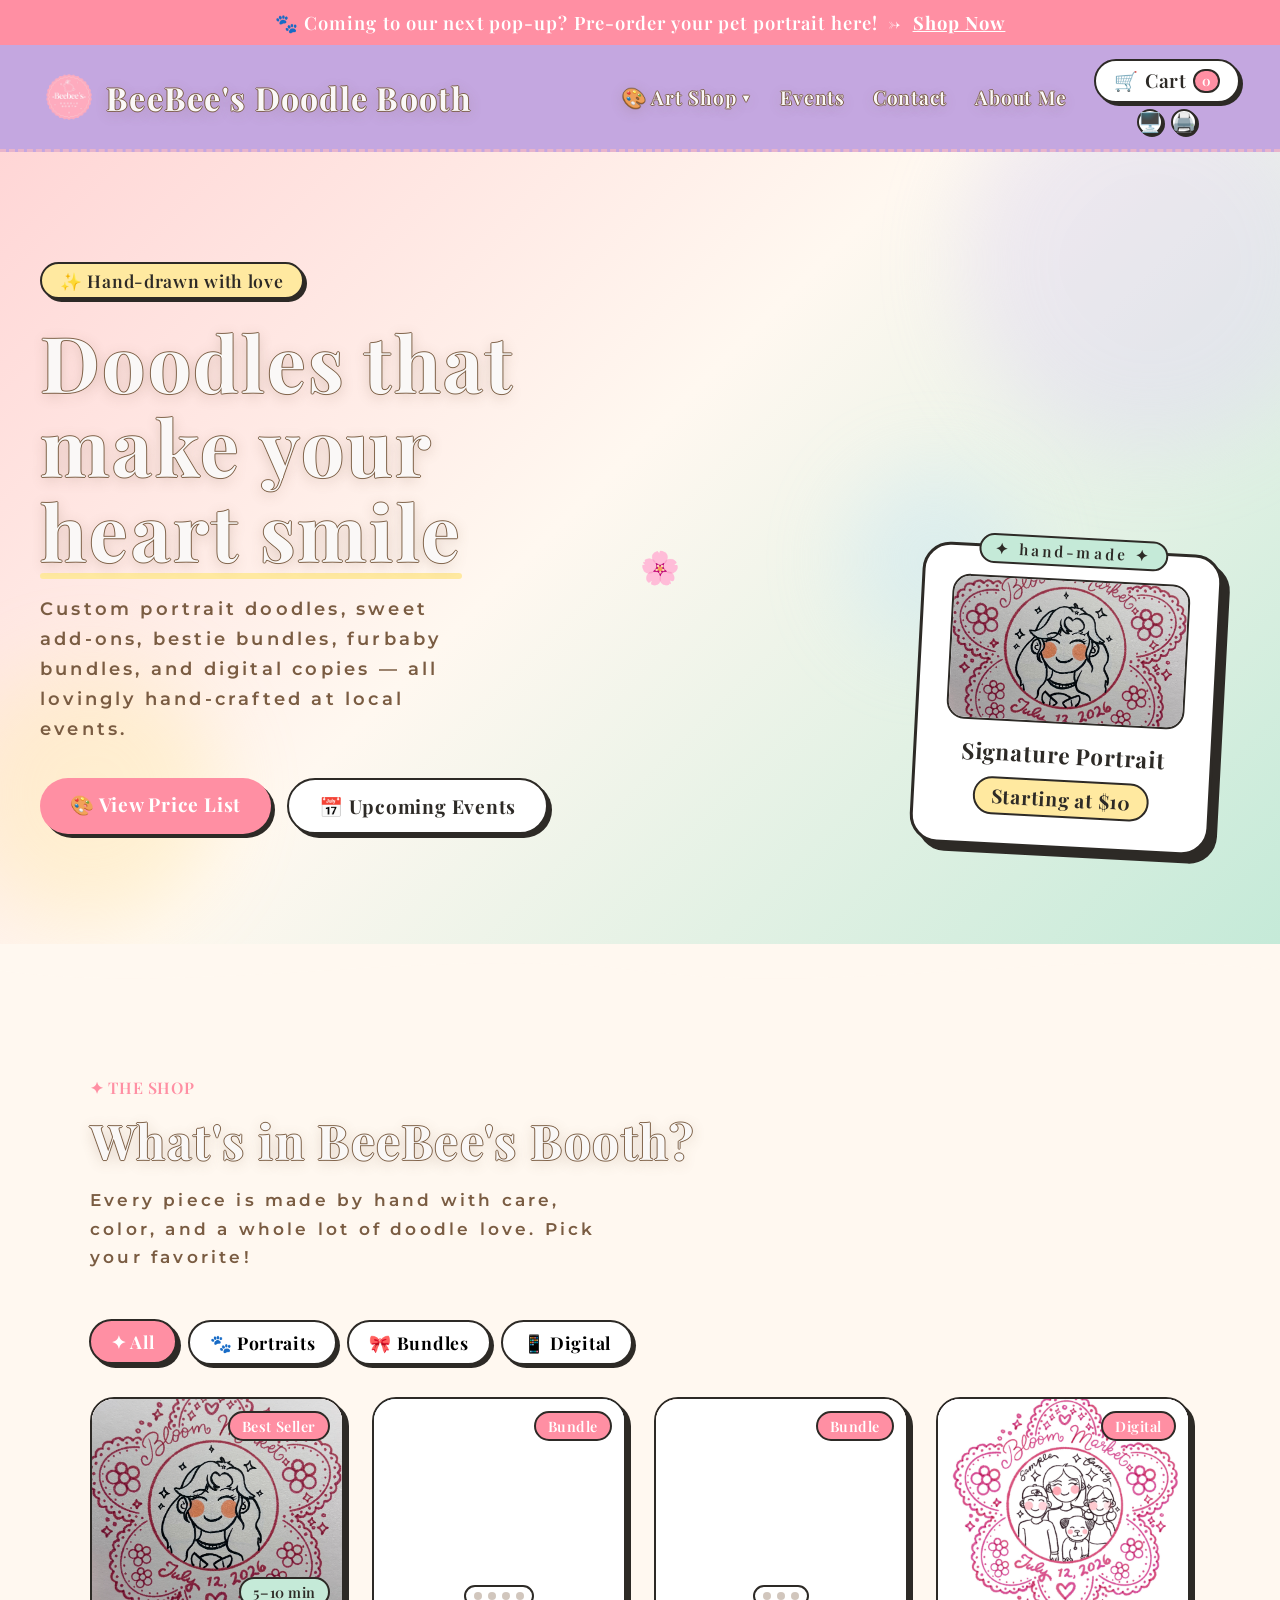
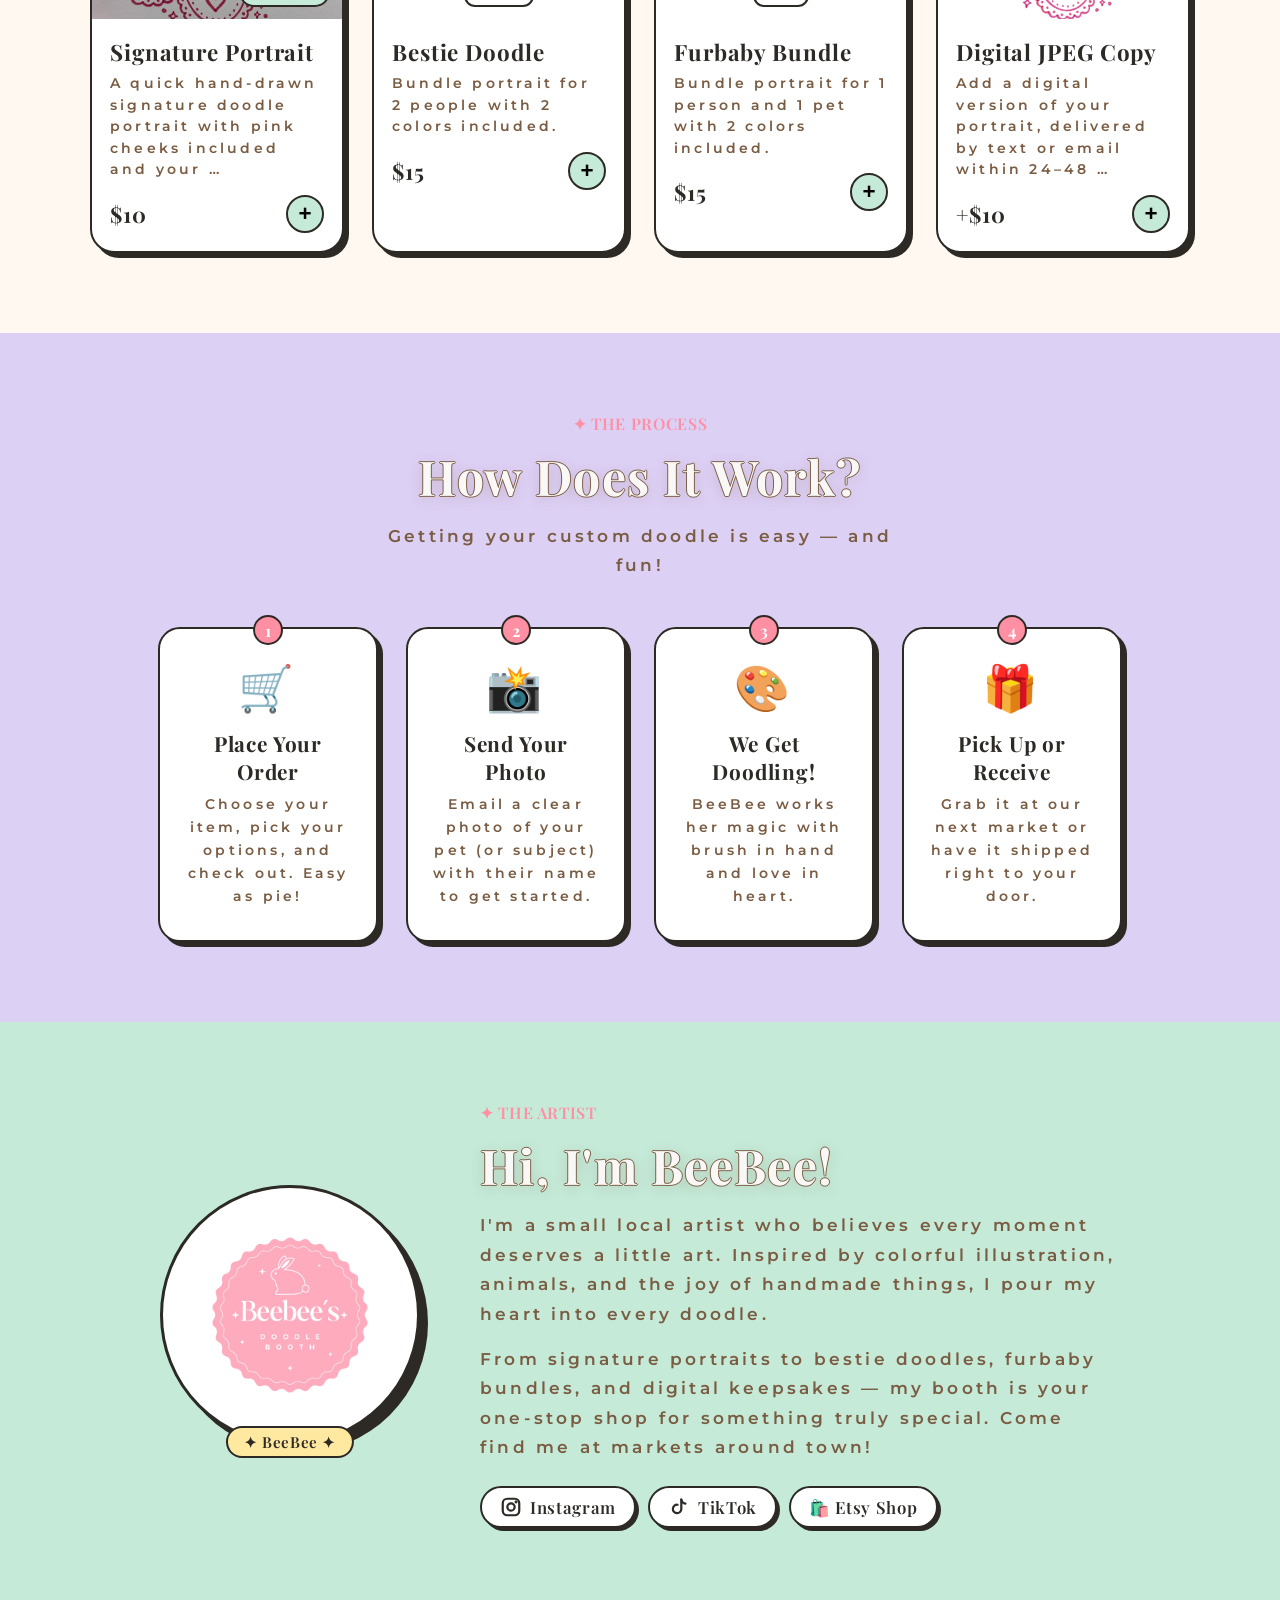
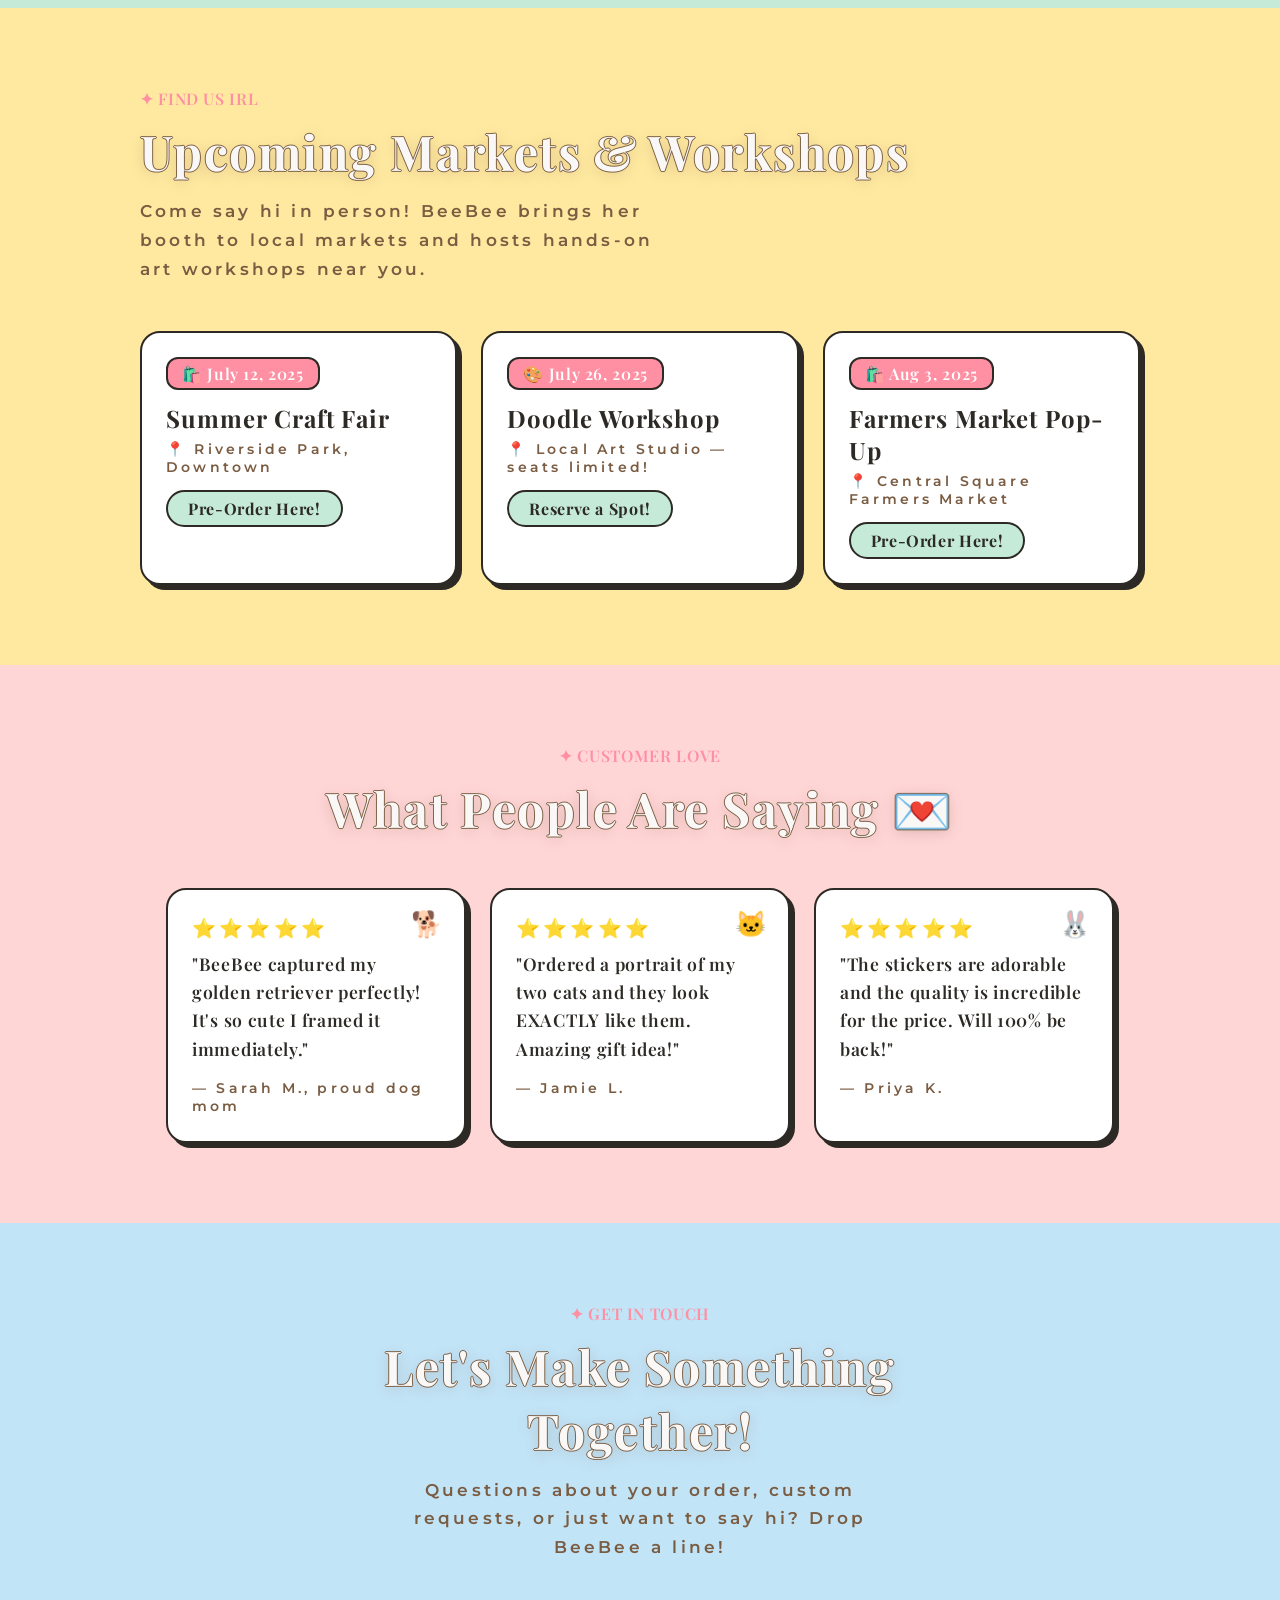
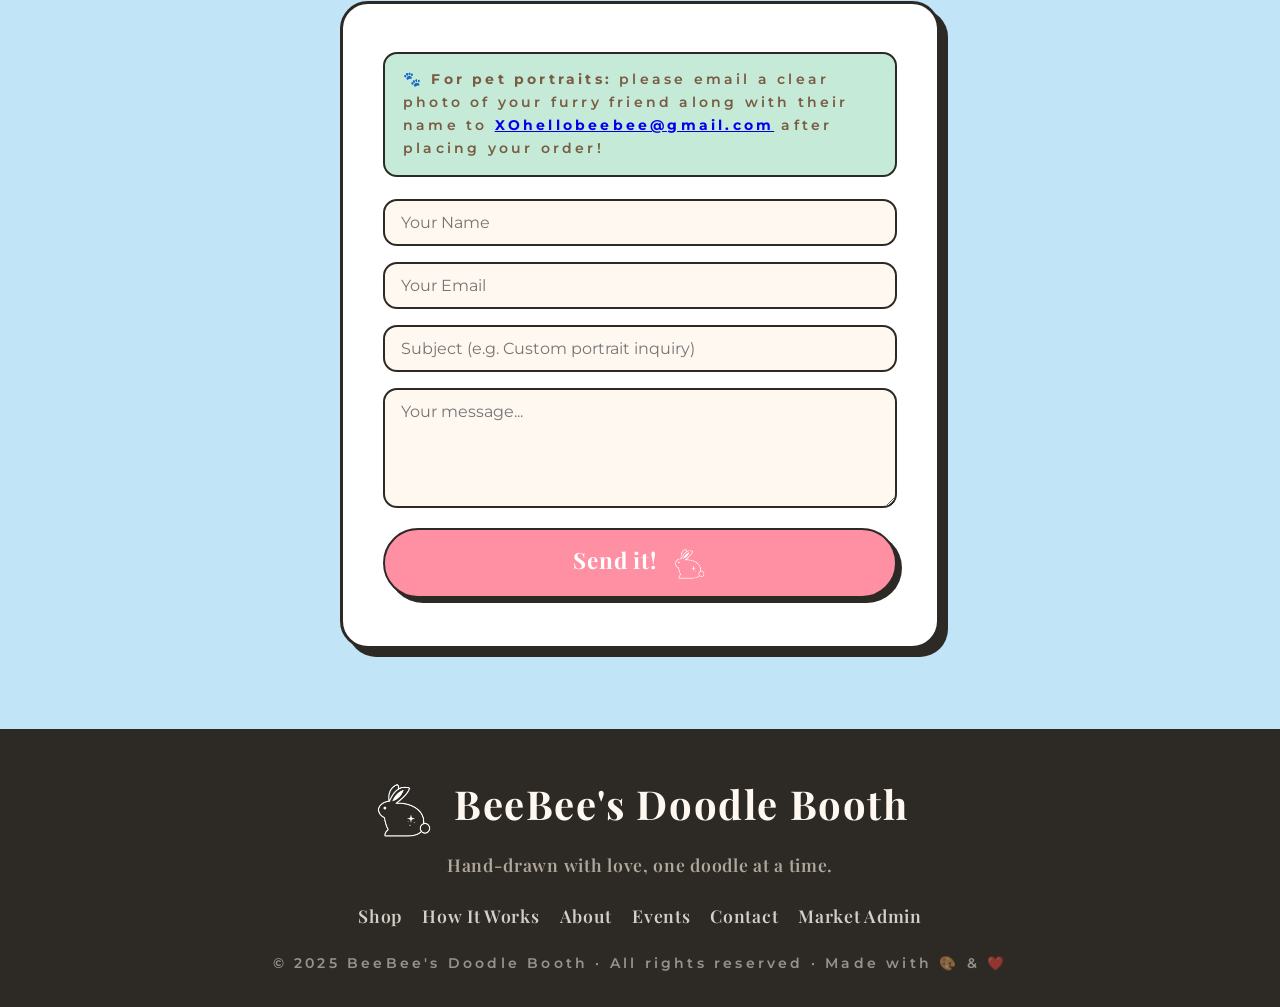
<file: index.html>
<!DOCTYPE html>
<html lang="en">
<head>
<meta charset="UTF-8" />
<meta name="viewport" content="width=device-width, initial-scale=1.0" />
<title>BeeBee's Doodle Booth</title>
<link rel="preconnect" href="https://fonts.googleapis.com">
<link rel="preconnect" href="https://fonts.gstatic.com" crossorigin>
<link href="https://fonts.googleapis.com/css2?family=Montserrat:wght@600&family=Playfair+Display:wght@700&display=swap" rel="stylesheet">
<style>
  :root {
    --cream: #FFF8F0;
    --blush: #FFD6D6;
    --mint: #C5EAD8;
    --lavender: #DDD0F5;
    --yellow: #FFE9A0;
    --peach: #FFB89A;
    --sky: #C2E4F7;
    --ink: #2D2A26;
    --brown: #7A5C42;
    --accent: #FF8FA3;
    --accent2: #A78BFA;
    --font-header: "Playfair Display", Georgia, "Times New Roman", serif;
    --font-text: "Montserrat", "Avenir Next", Avenir, "Helvetica Neue", Arial, sans-serif;
    --text-tracking: 0.2em;
    --header-soft: rgba(255, 255, 255, 0.96);
    --header-border: rgba(122, 92, 66, 0.88);
    --header-shadow:
      -1px 0 0 var(--header-border),
      1px 0 0 var(--header-border),
      0 -1px 0 var(--header-border),
      0 1px 0 var(--header-border),
      0 3px 14px rgba(122, 92, 66, 0.24);
  }

  * { box-sizing: border-box; margin: 0; padding: 0; }

  body {
    font-family: var(--font-text);
    font-weight: 600;
    letter-spacing: var(--text-tracking);
    background: var(--cream);
    color: var(--ink);
    overflow-x: hidden;
  }


  .nav-bunny-logo {
    width: 58px;
    height: 58px;
    object-fit: contain;
    flex-shrink: 0;
  }

  .brand-logo-mark {
    display: block;
    width: 72%;
    height: 72%;
    object-fit: contain;
  }

  /* Hand-drawn border utility */
  .squiggle-border {
    border: 3px solid var(--ink);
    border-radius: 60% 40% 55% 45% / 45% 55% 40% 60%;
  }

  /* ===== ANNOUNCEMENT BAR ===== */
  .announce-bar {
    background: var(--accent);
    color: white;
    text-align: center;
    padding: 10px 20px;
    font-family: var(--font-header);
    font-size: 1.15rem;
    letter-spacing: 0.06em;
    position: relative;
    overflow: hidden;
  }
  .announce-bar span { animation: slide-in 0.6s ease; }
  @keyframes slide-in { from { opacity: 0; transform: translateY(-10px); } to { opacity: 1; transform: translateY(0); } }

  /* ===== NAV ===== */
  nav {
    background: #C4A7E0;
    border-bottom: 3px dashed #E8B4CB;
    display: flex;
    align-items: center;
    justify-content: space-between;
    padding: 14px 40px;
    position: sticky;
    top: 0;
    z-index: 100;
  }

  .nav-logo {
    font-family: var(--font-header);
    font-size: 2rem;
    font-weight: 700;
    letter-spacing: 0.03em;
    color: var(--header-soft);
    text-shadow: var(--header-shadow);
    text-decoration: none;
    display: flex;
    align-items: center;
    gap: 8px;
  }
  .nav-logo .bee { font-size: 1.8rem; }

  .nav-links {
    display: flex;
    gap: 28px;
    list-style: none;
    align-items: center;
  }
  .nav-links a {
    font-family: var(--font-header);
    font-size: 1.2rem;
    letter-spacing: 0.03em;
    color: var(--header-soft);
    text-shadow: var(--header-shadow);
    text-decoration: none;
    position: relative;
    transition: color 0.2s;
  }
  .nav-links a::after {
    content: '';
    position: absolute;
    bottom: -3px;
    left: 0;
    width: 0;
    height: 2.5px;
    background: var(--accent);
    border-radius: 2px;
    transition: width 0.25s ease;
  }
  .nav-links a:hover { color: white; }
  .nav-links a:hover::after { width: 100%; }

  .cart-nav-btn {
    background: white;
    color: var(--ink) !important;
    border: 2.5px solid var(--ink);
    border-radius: 50px;
    padding: 8px 18px;
    box-shadow: 3px 3px 0 var(--ink);
    cursor: pointer;
    display: inline-flex;
    align-items: center;
    gap: 6px;
    white-space: nowrap;
    line-height: 1;
    text-shadow: none !important;
    -webkit-text-stroke: 0 !important;
    paint-order: normal;
  }
  .cart-nav-btn::after { display: none !important; }
  .cart-nav-item {
    display: flex;
    flex-direction: column;
    align-items: center;
    gap: 6px;
  }
  .booth-tools { display: flex; gap: 8px; }
  .booth-tool {
    width: 26px;
    height: 26px;
    background: white;
    border: 2px solid var(--ink);
    border-radius: 50%;
    display: inline-flex;
    align-items: center;
    justify-content: center;
    font-size: 0.8rem;
    line-height: 1;
    box-shadow: 2px 2px 0 var(--ink);
    text-decoration: none;
    text-shadow: none !important;
    -webkit-text-stroke: 0 !important;
    transition: transform 0.15s, box-shadow 0.15s;
  }
  .booth-tool:hover { transform: translate(-1px, -1px); box-shadow: 3px 3px 0 var(--ink); }
  .booth-tool::after { display: none !important; }
  .cart-count {
    display: inline-flex;
    align-items: center;
    justify-content: center;
    min-width: 24px;
    height: 24px;
    padding: 0 7px;
    background: var(--accent);
    color: white;
    border: 2px solid var(--ink);
    border-radius: 999px;
    font-size: 0.85rem;
    line-height: 1;
    letter-spacing: 0;
    text-shadow: none;
    -webkit-text-stroke: 0;
  }

  /* ===== NAV DROPDOWN ===== */
  .nav-dropdown { position: relative; }
  .nav-dropdown > a { display: flex; align-items: center; gap: 4px; }
  .nav-dropdown > a .caret {
    font-size: 0.7rem;
    transition: transform 0.2s;
    display: inline-block;
  }
  .nav-dropdown:hover > a .caret { transform: rotate(180deg); }

  .dropdown-menu {
    position: absolute;
    top: calc(100% + 14px);
    left: 50%;
    transform: translateX(-50%);
    background: #B899D6;
    border: 2.5px solid var(--ink);
    border-radius: 18px;
    box-shadow: 5px 5px 0 var(--ink);
    min-width: 200px;
    padding: 10px 0;
    opacity: 0;
    pointer-events: none;
    transform: translateX(-50%) translateY(-6px);
    transition: opacity 0.2s, transform 0.2s;
    z-index: 200;
  }
  .dropdown-menu::before {
    content: '';
    position: absolute;
    top: -8px;
    left: 50%;
    transform: translateX(-50%);
    border: 5px solid transparent;
    border-bottom-color: #B899D6;
    border-top: none;
  }
  .nav-dropdown:hover .dropdown-menu {
    opacity: 1;
    pointer-events: all;
    transform: translateX(-50%) translateY(0);
  }
  .dropdown-menu a {
    display: flex;
    align-items: center;
    gap: 10px;
    padding: 10px 20px;
    font-family: var(--font-header);
    font-size: 1.1rem;
    color: var(--ink);
    text-decoration: none;
    transition: background 0.15s;
    border-radius: 0;
  }
  .dropdown-menu a:first-child { border-radius: 14px 14px 0 0; }
  .dropdown-menu a:last-child  { border-radius: 0 0 14px 14px; }
  .dropdown-menu a:hover { background: var(--blush); color: var(--accent); }
  .dropdown-menu a::after { display: none !important; }
  .dropdown-divider {
    height: 1px;
    background: #eee;
    margin: 4px 16px;
  }

  /* ===== PORTRAIT VARIANT TOGGLE ===== */
  .variant-toggle {
    display: flex;
    gap: 0;
    border: 2.5px solid var(--ink);
    border-radius: 14px;
    overflow: hidden;
    margin-bottom: 18px;
  }
  .variant-btn {
    flex: 1;
    padding: 11px 10px;
    font-family: var(--font-header);
    font-size: 1rem;
    font-weight: 700;
    background: white;
    border: none;
    cursor: pointer;
    transition: background 0.2s, color 0.2s;
    line-height: 1.3;
    text-align: center;
  }
  .variant-btn + .variant-btn { border-left: 2px solid var(--ink); }
  .variant-btn.active { background: var(--accent); color: white; }
  .variant-btn:not(.active):hover { background: var(--blush); }
  .variant-info {
    background: var(--lavender);
    border: 2px solid var(--ink);
    border-radius: 12px;
    padding: 10px 14px;
    font-size: 0.88rem;
    line-height: 1.6;
    margin-bottom: 16px;
    color: var(--brown);
    display: none;
  }
  .variant-info.show { display: block; }

  /* ===== FILTER TABS ===== */
  .filter-tab {
    padding: 9px 20px;
    border: 2.5px solid var(--ink);
    border-radius: 50px;
    font-family: var(--font-header);
    font-size: 1.1rem;
    font-weight: 700;
    background: white;
    cursor: pointer;
    box-shadow: 3px 3px 0 var(--ink);
    transition: background 0.2s, transform 0.15s, box-shadow 0.15s;
  }
  .filter-tab:hover { background: var(--blush); transform: translate(-1px,-1px); box-shadow: 4px 4px 0 var(--ink); }
  .filter-tab.active { background: var(--accent); color: white; transform: translate(-1px,-1px); box-shadow: 4px 4px 0 var(--ink); }

  /* ===== HERO ===== */
  .hero {
    position: relative;
    min-height: 88vh;
    display: flex;
    align-items: center;
    overflow: hidden;
    padding: 60px 40px;
    background: linear-gradient(135deg, var(--blush) 0%, var(--cream) 45%, var(--mint) 100%);
  }

  /* Floating doodle blobs in background */
  .hero-blob {
    position: absolute;
    border-radius: 50%;
    opacity: 0.35;
    filter: blur(40px);
    pointer-events: none;
  }
  .blob1 { width: 380px; height: 380px; background: var(--lavender); top: -80px; right: -60px; animation: float1 7s ease-in-out infinite; }
  .blob2 { width: 260px; height: 260px; background: var(--yellow); bottom: 20px; left: -40px; animation: float2 9s ease-in-out infinite; }
  .blob3 { width: 180px; height: 180px; background: var(--sky); top: 40%; right: 20%; animation: float1 6s ease-in-out infinite 1s; }
  @keyframes float1 { 0%,100% { transform: translateY(0) rotate(0deg); } 50% { transform: translateY(-20px) rotate(6deg); } }
  @keyframes float2 { 0%,100% { transform: translateY(0) rotate(0deg); } 50% { transform: translateY(16px) rotate(-5deg); } }

  /* Scattered doodle stars/sparkles */
  .doodle-el {
    position: absolute;
    font-size: 2rem;
    pointer-events: none;
    animation: spin-float 5s ease-in-out infinite;
  }
  .doodle-el:nth-child(1) { top: 12%; left: 8%; animation-delay: 0s; }
  .doodle-el:nth-child(2) { top: 70%; left: 6%; animation-delay: 1.2s; }
  .doodle-el:nth-child(3) { top: 18%; right: 12%; animation-delay: 0.6s; }
  .doodle-el:nth-child(4) { top: 80%; right: 8%; animation-delay: 2s; }
  .doodle-el:nth-child(5) { top: 50%; left: 50%; animation-delay: 0.9s; }
  @keyframes spin-float { 0%,100% { transform: translateY(0) rotate(0deg) scale(1); } 50% { transform: translateY(-12px) rotate(20deg) scale(1.1); } }

  .hero-content {
    position: relative;
    z-index: 2;
    max-width: 580px;
  }

  .hero-tag {
    display: inline-block;
    background: var(--yellow);
    border: 2.5px solid var(--ink);
    border-radius: 30px;
    padding: 5px 18px;
    font-family: var(--font-header);
    font-size: 1.1rem;
    letter-spacing: 0.06em;
    margin-bottom: 20px;
    box-shadow: 3px 3px 0 var(--ink);
    animation: pop-in 0.5s cubic-bezier(.34,1.56,.64,1) 0.2s both;
  }

  .hero h1 {
    font-family: var(--font-header);
    font-size: clamp(3rem, 6vw, 5.5rem);
    font-weight: 700;
    letter-spacing: 0.03em;
    color: var(--header-soft);
    line-height: 1.1;
    margin-bottom: 22px;
    text-shadow: var(--header-shadow);
    animation: pop-in 0.5s cubic-bezier(.34,1.56,.64,1) 0.35s both;
  }
  .hero h1 em {
    font-style: normal;
    color: var(--accent);
    position: relative;
  }
  .hero h1 em::after {
    content: '';
    position: absolute;
    bottom: 2px;
    left: 0;
    width: 100%;
    height: 6px;
    background: var(--yellow);
    z-index: -1;
    border-radius: 3px;
  }

  .hero-desc {
    font-size: 1.1rem;
    line-height: 1.7;
    color: var(--brown);
    margin-bottom: 34px;
    max-width: 440px;
    animation: pop-in 0.5s cubic-bezier(.34,1.56,.64,1) 0.5s both;
  }

  .hero-btns {
    display: flex;
    gap: 16px;
    flex-wrap: wrap;
    animation: pop-in 0.5s cubic-bezier(.34,1.56,.64,1) 0.65s both;
  }

  .btn {
    display: inline-block;
    padding: 13px 30px;
    border-radius: 50px;
    font-family: var(--font-header);
    font-size: 1.2rem;
    font-weight: 700;
    letter-spacing: 0.06em;
    cursor: pointer;
    transition: transform 0.2s, box-shadow 0.2s;
    text-decoration: none;
    border: none;
  }
  .btn-primary {
    background: var(--accent);
    color: white;
    box-shadow: 4px 4px 0 var(--ink);
  }
  .btn-primary:hover { transform: translate(-2px,-2px); box-shadow: 6px 6px 0 var(--ink); }
  .btn-secondary {
    background: white;
    color: var(--ink);
    box-shadow: 4px 4px 0 var(--ink);
    border: 2.5px solid var(--ink);
  }
  .btn-secondary:hover { transform: translate(-2px,-2px); box-shadow: 6px 6px 0 var(--ink); }

  /* Hero illustration side */
  .hero-art {
    position: absolute;
    right: 5%;
    top: 50%;
    transform: translateY(-50%);
    z-index: 2;
    animation: pop-in 0.7s cubic-bezier(.34,1.56,.64,1) 0.4s both;
  }

  .hero-art-card {
    background: white;
    border: 3px solid var(--ink);
    border-radius: 28px;
    padding: 28px;
    box-shadow: 8px 8px 0 var(--ink);
    width: 300px;
    text-align: center;
    transform: rotate(3deg);
    position: relative;
  }
  .hero-art-card::before {
    content: '✦ hand-made ✦';
    position: absolute;
    top: -14px;
    left: 50%;
    transform: translateX(-50%);
    background: var(--mint);
    border: 2px solid var(--ink);
    border-radius: 20px;
    padding: 3px 14px;
    font-family: var(--font-header);
    font-size: 0.95rem;
    white-space: nowrap;
  }
  .hero-art-emoji {
    font-size: 5rem;
    display: block;
    margin-bottom: 12px;
  }
  .hero-art-image {
    display: block;
    width: 100%;
    height: 145px;
    object-fit: cover;
    object-position: center;
    border: 2.5px solid var(--ink);
    border-radius: 18px;
    margin-bottom: 16px;
    background: white;
  }
  .hero-art-label {
    font-family: var(--font-header);
    font-size: 1.4rem;
    font-weight: 700;
  }
  .hero-art-price {
    display: inline-block;
    margin-top: 10px;
    background: var(--yellow);
    border: 2px solid var(--ink);
    border-radius: 20px;
    padding: 4px 16px;
    font-family: var(--font-header);
    font-size: 1.2rem;
    font-weight: 700;
  }

  @keyframes pop-in {
    from { opacity: 0; transform: scale(0.85) translateY(10px); }
    to   { opacity: 1; transform: scale(1) translateY(0); }
  }

  /* ===== WAVY DIVIDER ===== */
  .wavy { display: block; width: 100%; }

  /* ===== SECTION SHARED ===== */
  section { padding: 80px 40px; }
  .section-label {
    font-family: var(--font-header);
    font-size: 1rem;
    letter-spacing: 0.12em;
    text-transform: uppercase;
    color: var(--accent);
    margin-bottom: 10px;
    display: block;
  }
  .section-title {
    font-family: var(--font-header);
    font-size: clamp(2rem, 4vw, 3rem);
    font-weight: 700;
    letter-spacing: 0.03em;
    color: var(--header-soft);
    text-shadow: var(--header-shadow);
    margin-bottom: 14px;
  }
  .section-sub {
    color: var(--brown);
    font-size: 1.05rem;
    line-height: 1.7;
    max-width: 520px;
    margin-bottom: 48px;
  }

  /* ===== SHOP SECTION ===== */
  #shop { background: var(--cream); }
  .shop-grid {
    display: grid;
    grid-template-columns: repeat(auto-fill, minmax(240px, 1fr));
    gap: 28px;
    max-width: 1100px;
    margin: 0 auto;
  }

  .product-card {
    background: white;
    border: 2.5px solid var(--ink);
    border-radius: 24px;
    overflow: hidden;
    box-shadow: 5px 5px 0 var(--ink);
    transition: transform 0.2s, box-shadow 0.2s;
    cursor: pointer;
    position: relative;
  }
  .product-card:hover { transform: translate(-3px,-3px); box-shadow: 8px 8px 0 var(--ink); }
  .product-card:hover .product-img { transform: scale(1.05); }
  .product-card:hover .product-gallery-img { transform: scale(1.04); }

  .product-img-wrap {
    overflow: hidden;
    height: 220px;
    background: var(--blush);
    display: flex;
    align-items: center;
    justify-content: center;
    font-size: 5rem;
    position: relative;
  }
  .product-img {
    font-size: 5rem;
    transition: transform 0.3s;
    display: block;
  }
  .product-gallery {
    position: absolute;
    inset: 0;
    overflow: hidden;
    background: white;
  }
  .product-gallery-img {
    position: absolute;
    inset: 0;
    width: 100%;
    height: 100%;
    object-fit: cover;
    opacity: 0;
    animation: gallery-fade 12s infinite;
    transition: transform 0.35s;
  }
  .product-gallery-img:nth-child(2) { animation-delay: 3s; }
  .product-gallery-img:nth-child(3) { animation-delay: 6s; }
  .product-gallery-img:nth-child(4) { animation-delay: 9s; }
  .product-gallery.single .product-gallery-img {
    opacity: 1;
    animation: none;
  }
  .product-gallery.single .gallery-dots {
    display: none;
  }
  .gallery-dots {
    position: absolute;
    left: 50%;
    bottom: 12px;
    transform: translateX(-50%);
    display: flex;
    gap: 6px;
    padding: 5px 8px;
    background: rgba(255, 255, 255, 0.78);
    border: 2px solid var(--ink);
    border-radius: 999px;
    z-index: 2;
  }
  .gallery-dot {
    width: 8px;
    height: 8px;
    border-radius: 50%;
    background: var(--brown);
    opacity: 0.35;
    animation: dot-pulse 12s infinite;
  }
  .gallery-dot:nth-child(2) { animation-delay: 3s; }
  .gallery-dot:nth-child(3) { animation-delay: 6s; }
  .gallery-dot:nth-child(4) { animation-delay: 9s; }
  @keyframes gallery-fade {
    0%, 6% { opacity: 0; }
    10%, 25% { opacity: 1; }
    31%, 100% { opacity: 0; }
  }
  @keyframes dot-pulse {
    0%, 8% { opacity: 0.35; transform: scale(1); }
    10%, 25% { opacity: 1; transform: scale(1.15); }
    31%, 100% { opacity: 0.35; transform: scale(1); }
  }
  .product-badge {
    position: absolute;
    top: 12px;
    right: 12px;
    z-index: 3;
    background: var(--accent);
    color: white;
    border: 2px solid var(--ink);
    border-radius: 20px;
    font-family: var(--font-header);
    font-size: 0.9rem;
    padding: 3px 12px;
  }

  .product-body { padding: 18px; }
  .product-name {
    font-family: var(--font-header);
    font-size: 1.4rem;
    font-weight: 700;
    margin-bottom: 6px;
  }
  .product-desc { font-size: 0.9rem; color: var(--brown); line-height: 1.5; margin-bottom: 14px; }
  .product-footer { display: flex; align-items: center; justify-content: space-between; }
  .product-price {
    font-family: var(--font-header);
    font-size: 1.35rem;
    font-weight: 700;
    color: var(--ink);
  }
  .add-btn {
    background: var(--mint);
    border: 2px solid var(--ink);
    border-radius: 50%;
    width: 38px;
    height: 38px;
    font-size: 1.4rem;
    cursor: pointer;
    transition: background 0.2s, transform 0.15s;
    display: flex;
    align-items: center;
    justify-content: center;
    font-weight: 700;
    line-height: 1;
  }
  .add-btn:hover { background: var(--accent); color: white; transform: scale(1.15); }

  /* BG color per card */
  .card-blush .product-img-wrap { background: var(--blush); }
  .card-mint   .product-img-wrap { background: var(--mint); }
  .card-lavender .product-img-wrap { background: var(--lavender); }
  .card-yellow .product-img-wrap { background: var(--yellow); }
  .card-sky    .product-img-wrap { background: var(--sky); }
  .card-peach  .product-img-wrap { background: #FFE5D5; }

  /* ===== PRODUCT DETAIL (modal-style) ===== */
  .overlay {
    position: fixed;
    inset: 0;
    background: rgba(0,0,0,0.45);
    z-index: 500;
    display: flex;
    align-items: center;
    justify-content: center;
    padding: 20px;
    opacity: 0;
    pointer-events: none;
    transition: opacity 0.25s;
  }
  .overlay.open { opacity: 1; pointer-events: all; }

  .product-modal {
    background: var(--cream);
    border: 3px solid var(--ink);
    border-radius: 28px;
    box-shadow: 10px 10px 0 var(--ink);
    max-width: 760px;
    width: 100%;
    max-height: 90vh;
    overflow-y: auto;
    display: grid;
    grid-template-columns: 1fr 1fr;
    position: relative;
    transform: scale(0.9);
    transition: transform 0.25s cubic-bezier(.34,1.56,.64,1);
  }
  .overlay.open .product-modal { transform: scale(1); }

  .modal-close {
    position: absolute;
    top: 16px;
    right: 16px;
    background: white;
    border: 2px solid var(--ink);
    border-radius: 50%;
    width: 36px;
    height: 36px;
    font-size: 1.1rem;
    cursor: pointer;
    z-index: 10;
    display: flex;
    align-items: center;
    justify-content: center;
    transition: background 0.2s;
  }
  .modal-close:hover { background: var(--blush); }

  .modal-img-side {
    background: var(--blush);
    border-radius: 24px 0 0 24px;
    display: flex;
    align-items: center;
    justify-content: center;
    font-size: 8rem;
    min-height: 320px;
    position: relative;
  }
  .modal-img-side.mint   { background: var(--mint); }
  .modal-img-side.lavender { background: var(--lavender); }
  .modal-img-side.yellow { background: var(--yellow); }
  .modal-img-side.sky    { background: var(--sky); }
  .modal-img-side.peach  { background: #FFE5D5; }

  .modal-content-side { padding: 36px 28px; }
  .modal-cat {
    font-family: var(--font-header);
    font-size: 1rem;
    color: var(--accent);
    text-transform: uppercase;
    letter-spacing: 0.1em;
    margin-bottom: 8px;
  }
  .modal-title {
    font-family: var(--font-header);
    font-size: 2rem;
    font-weight: 700;
    margin-bottom: 8px;
  }
  .modal-price {
    font-family: var(--font-header);
    font-size: 1.6rem;
    font-weight: 700;
    color: var(--accent);
    margin-bottom: 16px;
  }
  .modal-desc {
    font-size: 0.95rem;
    line-height: 1.7;
    color: var(--brown);
    margin-bottom: 24px;
  }
  .modal-label {
    font-family: var(--font-header);
    font-size: 1rem;
    font-weight: 700;
    margin-bottom: 8px;
    display: block;
  }
  .modal-select {
    width: 100%;
    padding: 10px 14px;
    border: 2.5px solid var(--ink);
    border-radius: 12px;
    font-family: var(--font-text);
    font-size: 0.95rem;
    background: white;
    margin-bottom: 16px;
    cursor: pointer;
    appearance: none;
    background-image: url("data:image/svg+xml,%3Csvg xmlns='http://www.w3.org/2000/svg' width='16' height='16' viewBox='0 0 24 24'%3E%3Cpath d='M7 10l5 5 5-5z' fill='%232D2A26'/%3E%3C/svg%3E");
    background-repeat: no-repeat;
    background-position: right 12px center;
  }
  .modal-note {
    background: var(--yellow);
    border: 2px solid var(--ink);
    border-radius: 12px;
    padding: 12px 16px;
    font-size: 0.88rem;
    line-height: 1.6;
    margin-bottom: 20px;
  }
  .modal-add-btn {
    width: 100%;
    padding: 14px;
    background: var(--accent);
    color: white;
    border: 2.5px solid var(--ink);
    border-radius: 50px;
    font-family: var(--font-header);
    font-size: 1.3rem;
    font-weight: 700;
    cursor: pointer;
    box-shadow: 4px 4px 0 var(--ink);
    transition: transform 0.2s, box-shadow 0.2s;
  }
  .modal-add-btn:hover { transform: translate(-2px,-2px); box-shadow: 6px 6px 0 var(--ink); }

  /* ===== CART ===== */
  .cart-drawer {
    position: fixed;
    top: 0;
    right: 0;
    z-index: 700;
    width: min(440px, 100vw);
    height: 100vh;
    background: var(--cream);
    border-left: 3px solid var(--ink);
    box-shadow: -10px 0 0 rgba(45,42,38,0.16);
    transform: translateX(110%);
    transition: transform 0.28s cubic-bezier(.34,1.56,.64,1);
    display: flex;
    flex-direction: column;
  }
  .cart-drawer.open { transform: translateX(0); }
  .cart-head {
    display: flex;
    align-items: center;
    justify-content: space-between;
    gap: 16px;
    padding: 22px;
    background: var(--lavender);
    border-bottom: 3px solid var(--ink);
  }
  .cart-title {
    font-family: var(--font-header);
    font-size: 2rem;
    color: var(--header-soft);
    -webkit-text-stroke: 0.55px var(--header-border);
    paint-order: stroke fill;
    text-shadow: var(--header-shadow);
  }
  .cart-close {
    width: 38px;
    height: 38px;
    border: 2px solid var(--ink);
    border-radius: 50%;
    background: white;
    font-size: 1.1rem;
    cursor: pointer;
  }
  .cart-body {
    flex: 1;
    overflow-y: auto;
    padding: 22px;
  }
  .cart-empty {
    padding: 28px 18px;
    border: 2.5px dashed var(--brown);
    border-radius: 16px;
    text-align: center;
    color: var(--brown);
    line-height: 1.6;
  }
  .cart-item {
    background: white;
    border: 2.5px solid var(--ink);
    border-radius: 18px;
    padding: 16px;
    margin-bottom: 16px;
    box-shadow: 4px 4px 0 var(--ink);
  }
  .cart-item-top {
    display: flex;
    align-items: flex-start;
    justify-content: space-between;
    gap: 12px;
    margin-bottom: 10px;
  }
  .cart-item-name {
    font-family: var(--font-header);
    font-size: 1.35rem;
    font-weight: 700;
  }
  .cart-item-price {
    font-family: var(--font-header);
    font-size: 1.25rem;
    color: var(--accent);
    white-space: nowrap;
  }
  .cart-options {
    color: var(--brown);
    font-size: 0.85rem;
    line-height: 1.7;
    margin-bottom: 12px;
  }
  .cart-remove {
    border: 0;
    background: transparent;
    color: var(--brown);
    font-family: var(--font-text);
    font-size: 0.8rem;
    text-decoration: underline;
    cursor: pointer;
  }
  .cart-footer {
    border-top: 3px solid var(--ink);
    padding: 18px 22px 22px;
    background: white;
  }
  .cart-total-row {
    display: flex;
    justify-content: space-between;
    align-items: center;
    font-family: var(--font-header);
    font-size: 1.55rem;
    margin-bottom: 14px;
  }
  .checkout-fields {
    display: none;
    gap: 10px;
    margin-top: 14px;
  }
  .checkout-fields.show {
    display: grid;
  }
  .checkout-field {
    width: 100%;
    border: 2.5px solid var(--ink);
    border-radius: 12px;
    padding: 11px 13px;
    font-family: var(--font-text);
    font-size: 0.88rem;
    background: var(--cream);
  }
  textarea.checkout-field {
    min-height: 90px;
    resize: vertical;
  }

  /* ===== HOW IT WORKS ===== */
  #how { background: var(--lavender); }
  .steps-row {
    display: flex;
    gap: 28px;
    flex-wrap: wrap;
    max-width: 1000px;
    margin: 0 auto;
    justify-content: center;
  }
  .step-card {
    background: white;
    border: 2.5px solid var(--ink);
    border-radius: 22px;
    padding: 32px 24px;
    text-align: center;
    flex: 1;
    min-width: 200px;
    max-width: 220px;
    box-shadow: 5px 5px 0 var(--ink);
    position: relative;
  }
  .step-num {
    position: absolute;
    top: -14px;
    left: 50%;
    transform: translateX(-50%);
    width: 30px;
    height: 30px;
    background: var(--accent);
    border: 2px solid var(--ink);
    border-radius: 50%;
    font-family: var(--font-header);
    font-size: 1rem;
    font-weight: 700;
    color: white;
    display: flex;
    align-items: center;
    justify-content: center;
  }
  .step-icon { font-size: 2.8rem; margin-bottom: 14px; display: block; }
  .step-title { font-family: var(--font-header); font-size: 1.3rem; font-weight: 700; margin-bottom: 8px; }
  .step-text { font-size: 0.9rem; color: var(--brown); line-height: 1.6; }

  /* ===== ABOUT ===== */
  #about { background: var(--mint); }
  .about-wrap {
    display: flex;
    gap: 60px;
    align-items: center;
    max-width: 960px;
    margin: 0 auto;
    flex-wrap: wrap;
  }
  .about-art {
    flex: 0 0 auto;
    width: 260px;
    height: 260px;
    background: white;
    border: 3px solid var(--ink);
    border-radius: 50%;
    display: flex;
    align-items: center;
    justify-content: center;
    font-size: 7rem;
    box-shadow: 8px 8px 0 var(--ink);
    position: relative;
  }
  .about-art .brand-logo-mark {
    width: 78%;
    height: 78%;
  }
  .about-art::after {
    content: '✦ BeeBee ✦';
    position: absolute;
    bottom: -16px;
    left: 50%;
    transform: translateX(-50%);
    background: var(--yellow);
    border: 2px solid var(--ink);
    border-radius: 20px;
    padding: 4px 16px;
    font-family: var(--font-header);
    font-size: 0.95rem;
    white-space: nowrap;
  }
  .about-text { flex: 1; min-width: 280px; }
  .about-text p { font-size: 1.05rem; line-height: 1.75; color: var(--brown); margin-bottom: 16px; }
  .about-socials { display: flex; gap: 12px; margin-top: 24px; flex-wrap: wrap; }
  .social-pill {
    display: inline-flex;
    align-items: center;
    gap: 8px;
    background: white;
    border: 2px solid var(--ink);
    border-radius: 30px;
    padding: 8px 18px;
    font-family: var(--font-header);
    font-size: 1.05rem;
    text-decoration: none;
    color: var(--ink);
    box-shadow: 3px 3px 0 var(--ink);
    transition: transform 0.2s, box-shadow 0.2s;
  }
  .social-pill:hover { transform: translate(-2px,-2px); box-shadow: 5px 5px 0 var(--ink); }
  .social-icon {
    width: 22px;
    height: 22px;
    flex: 0 0 auto;
    stroke: currentColor;
  }

  /* ===== EVENTS ===== */
  #events { background: var(--yellow); }
  .events-grid {
    display: grid;
    grid-template-columns: repeat(auto-fill, minmax(280px, 1fr));
    gap: 24px;
    max-width: 1000px;
    margin: 0 auto;
  }
  .event-card {
    background: white;
    border: 2.5px solid var(--ink);
    border-radius: 20px;
    padding: 24px;
    box-shadow: 5px 5px 0 var(--ink);
    position: relative;
    overflow: hidden;
    transition: transform 0.2s, box-shadow 0.2s;
  }
  .event-card:hover { transform: translate(-2px,-2px); box-shadow: 7px 7px 0 var(--ink); }
  .event-date-tag {
    display: inline-block;
    background: var(--accent);
    color: white;
    border: 2px solid var(--ink);
    border-radius: 12px;
    padding: 4px 14px;
    font-family: var(--font-header);
    font-size: 1rem;
    margin-bottom: 12px;
  }
  .event-name { font-family: var(--font-header); font-size: 1.5rem; font-weight: 700; margin-bottom: 6px; }
  .event-loc { font-size: 0.9rem; color: var(--brown); margin-bottom: 14px; }
  .event-join {
    display: inline-block;
    background: var(--mint);
    border: 2px solid var(--ink);
    border-radius: 30px;
    padding: 6px 20px;
    font-family: var(--font-header);
    font-size: 1rem;
    font-weight: 700;
    cursor: pointer;
    text-decoration: none;
    color: var(--ink);
    transition: background 0.2s;
  }
  .event-join:hover { background: var(--accent); color: white; }

  /* ===== TESTIMONIALS ===== */
  #love { background: var(--blush); }
  .testimonials-row {
    display: flex;
    gap: 24px;
    flex-wrap: wrap;
    max-width: 1000px;
    margin: 0 auto;
    justify-content: center;
  }
  .testi-card {
    background: white;
    border: 2.5px solid var(--ink);
    border-radius: 20px;
    padding: 26px 24px;
    flex: 1;
    min-width: 240px;
    max-width: 300px;
    box-shadow: 5px 5px 0 var(--ink);
    position: relative;
  }
  .testi-stars { font-size: 1.2rem; margin-bottom: 10px; }
  .testi-quote {
    font-family: var(--font-header);
    font-size: 1.1rem;
    line-height: 1.6;
    color: var(--ink);
    margin-bottom: 16px;
  }
  .testi-name { font-size: 0.88rem; color: var(--brown); font-weight: 600; }
  .testi-pet { font-size: 1.6rem; position: absolute; top: 18px; right: 18px; }

  /* ===== CONTACT ===== */
  #contact { background: var(--sky); }
  .contact-wrap {
    max-width: 600px;
    margin: 0 auto;
    background: white;
    border: 3px solid var(--ink);
    border-radius: 28px;
    padding: 48px 40px;
    box-shadow: 8px 8px 0 var(--ink);
  }
  .contact-field {
    width: 100%;
    padding: 12px 16px;
    border: 2.5px solid var(--ink);
    border-radius: 14px;
    font-family: var(--font-text);
    font-size: 0.97rem;
    margin-bottom: 16px;
    background: var(--cream);
    outline: none;
    transition: border-color 0.2s;
  }
  .contact-field:focus { border-color: var(--accent); }
  textarea.contact-field { height: 120px; resize: vertical; }
  .contact-note {
    background: var(--mint);
    border: 2px solid var(--ink);
    border-radius: 14px;
    padding: 14px 18px;
    font-size: 0.9rem;
    line-height: 1.6;
    margin-bottom: 22px;
    color: var(--brown);
  }
  .submit-btn {
    width: 100%;
    padding: 15px;
    background: var(--accent);
    color: white;
    border: 2.5px solid var(--ink);
    border-radius: 50px;
    font-family: var(--font-header);
    font-size: 1.4rem;
    font-weight: 700;
    cursor: pointer;
    box-shadow: 5px 5px 0 var(--ink);
    transition: transform 0.2s, box-shadow 0.2s;
  }
  .submit-btn .btn-logo {
    width: 36px;
    height: 36px;
    margin-left: 8px;
    object-fit: contain;
    vertical-align: middle;
  }
  .submit-btn:hover { transform: translate(-2px,-2px); box-shadow: 7px 7px 0 var(--ink); }

  /* ===== FOOTER ===== */
  footer {
    background: var(--ink);
    color: var(--cream);
    text-align: center;
    padding: 48px 40px 36px;
  }
  .footer-logo {
    font-family: var(--font-header);
    font-size: 2.5rem;
    font-weight: 700;
    margin-bottom: 12px;
  }
  .footer-logo-mark {
    width: 64px;
    height: 64px;
    object-fit: contain;
    display: inline-block;
    vertical-align: middle;
    margin-right: 8px;
  }
  .footer-tagline {
    font-family: var(--font-header);
    font-size: 1.1rem;
    color: #b0a89c;
    margin-bottom: 28px;
  }
  .footer-links { display: flex; gap: 20px; justify-content: center; flex-wrap: wrap; margin-bottom: 28px; }
  .footer-links a { color: var(--cream); font-family: var(--font-header); font-size: 1.1rem; text-decoration: none; opacity: 0.8; transition: opacity 0.2s; }
  .footer-links a:hover { opacity: 1; }
  .footer-copy { font-size: 0.85rem; opacity: 0.5; }

  /* ===== ORDER SUCCESS ===== */
  .success-card {
    background: var(--cream);
    border: 3px solid var(--ink);
    border-radius: 28px;
    box-shadow: 10px 10px 0 var(--ink);
    max-width: 440px;
    width: 100%;
    padding: 40px 32px;
    text-align: center;
    transform: scale(0.9);
    transition: transform 0.25s cubic-bezier(.34,1.56,.64,1);
  }
  .overlay.open .success-card { transform: scale(1); }
  .success-emoji { font-size: 3.5rem; display: block; margin-bottom: 10px; }
  .success-title {
    font-family: var(--font-header);
    font-size: 2rem;
    font-weight: 700;
    color: var(--header-soft);
    -webkit-text-stroke: 0.8px var(--header-border);
    paint-order: stroke fill;
    text-shadow: var(--header-shadow);
    margin-bottom: 14px;
  }
  .success-number {
    font-family: var(--font-header);
    font-size: 2.4rem;
    font-weight: 700;
    background: var(--yellow);
    border: 2.5px solid var(--ink);
    border-radius: 18px;
    padding: 10px 24px;
    display: inline-block;
    box-shadow: 4px 4px 0 var(--ink);
    margin-bottom: 18px;
    letter-spacing: 0.06em;
  }
  .success-text { font-size: 0.95rem; line-height: 1.7; color: var(--brown); margin-bottom: 16px; }
  .success-note {
    background: var(--mint);
    border: 2px solid var(--ink);
    border-radius: 14px;
    padding: 12px 16px;
    font-size: 0.85rem;
    line-height: 1.6;
    color: var(--brown);
    margin-bottom: 20px;
    text-align: left;
  }

  /* ===== TOAST ===== */
  .toast {
    position: fixed;
    bottom: 30px;
    right: 30px;
    background: var(--ink);
    color: var(--cream);
    border: 2.5px solid var(--accent);
    border-radius: 16px;
    padding: 14px 24px;
    font-family: var(--font-header);
    font-size: 1.15rem;
    z-index: 999;
    box-shadow: 5px 5px 0 var(--accent);
    transform: translateY(100px);
    opacity: 0;
    transition: transform 0.3s cubic-bezier(.34,1.56,.64,1), opacity 0.3s;
  }
  .toast.show { transform: translateY(0); opacity: 1; }

  /* ===== TYPE TUNING ===== */
  .nav-logo,
  .nav-links a,
  .dropdown-menu a,
  .filter-tab,
  .hero-tag,
  .btn,
  .hero-art-label,
  .hero-art-price,
  .section-label,
  .product-badge,
  .product-name,
  .product-price,
  .modal-cat,
  .modal-title,
  .modal-price,
  .modal-label,
  .modal-add-btn,
  .step-num,
  .step-title,
  .about-art::after,
  .social-pill,
  .event-date-tag,
  .event-name,
  .event-join,
  .testi-quote,
  .submit-btn,
  .footer-logo,
  .footer-tagline,
  .footer-links a,
  .toast {
    letter-spacing: 0.04em;
  }

  .hero h1,
  .section-title {
    color: var(--header-soft);
    letter-spacing: 0.03em;
    -webkit-text-stroke: 0.8px var(--header-border);
    paint-order: stroke fill;
    text-shadow: var(--header-shadow);
  }

  .nav-logo,
  .nav-links a {
    -webkit-text-stroke: 0.45px var(--header-border);
    paint-order: stroke fill;
  }

  .hero h1 em {
    color: var(--header-soft);
  }

  /* ===== RESPONSIVE ===== */
  @media (max-width: 768px) {
    nav { padding: 12px 20px; }
    .nav-links { gap: 14px; }
    .nav-links li:not(.cart-nav-item) { display: none; }
    .hero { padding: 60px 24px; min-height: auto; }
    .hero-art { display: none; }
    section { padding: 60px 24px; }
    .about-wrap { justify-content: center; text-align: center; }
    .about-socials { justify-content: center; }
    .modal-img-side { display: none; }
    .product-modal { grid-template-columns: 1fr; }
    .modal-img-side { border-radius: 24px 24px 0 0; }
    .contact-wrap { padding: 32px 22px; }
    .hero h1 { font-size: 2.8rem; }
  }
</style>
</head>
<body>

<!-- Announcement Bar -->
<div class="announce-bar">
  <span>🐾 Coming to our next pop-up? Pre-order your pet portrait here! &nbsp;→&nbsp; <a href="#shop" style="color:white;font-weight:700;">Shop Now</a></span>
</div>

<!-- Nav -->
<nav>
  <a href="#" class="nav-logo"><img src="assets/beebee-logo.png" alt="BeeBee's Doodle Booth logo" class="nav-bunny-logo"> BeeBee's Doodle Booth</a>
  <ul class="nav-links">
    <li class="nav-dropdown">
      <a href="#shop">🎨 Art Shop <span class="caret">▼</span></a>
      <div class="dropdown-menu">
        <a href="#shop" onclick="filterShop('Portraits')">🐾 Portraits</a>
        <a href="#shop" onclick="filterShop('Bundles')">🎀 Bundles</a>
        <a href="#shop" onclick="filterShop('Digital')">📱 Digital Copy</a>
        <div class="dropdown-divider"></div>
        <a href="#shop" onclick="filterShop('all')">✦ View All</a>
      </div>
    </li>
    <li><a href="#events">Events</a></li>
    <li><a href="#contact">Contact</a></li>
    <li><a href="#about">About Me</a></li>
    <li class="cart-nav-item">
      <a href="#" class="cart-nav-btn" onclick="event.preventDefault(); openCart()">🛒 Cart <span class="cart-count" id="cartCount">0</span></a>
      <div class="booth-tools">
        <a href="kiosk.html" class="booth-tool" title="Booth Kiosk — tablet ordering" aria-label="Booth kiosk">🖥️</a>
        <a href="sign.html" class="booth-tool" title="Printable QR sign" aria-label="Printable QR sign">🖨️</a>
      </div>
    </li>
  </ul>
</nav>

<!-- Hero -->
<section class="hero">
  <div class="blob1 hero-blob"></div>
  <div class="blob2 hero-blob"></div>
  <div class="blob3 hero-blob"></div>
  <span class="doodle-el">✦</span>
  <span class="doodle-el">🌸</span>

  <div class="hero-content">
    <div class="hero-tag">✨ Hand-drawn with love</div>
    <h1>Doodles that make your <em>heart smile</em></h1>
    <p class="hero-desc">Custom portrait doodles, sweet add-ons, bestie bundles, furbaby bundles, and digital copies — all lovingly hand-crafted at local events.</p>
    <div class="hero-btns">
      <a href="#shop" class="btn btn-primary">🎨 View Price List</a>
      <a href="#events" class="btn btn-secondary">📅 Upcoming Events</a>
    </div>
  </div>

  <div class="hero-art">
    <div class="hero-art-card">
      <img src="assets/SignaturePortrait.jpg" alt="Signature Portrait example" class="hero-art-image">
      <div class="hero-art-label">Signature Portrait</div>
      <div class="hero-art-price">Starting at $10</div>
    </div>
  </div>
</section>

<!-- Wavy divider -->
<svg class="wavy" viewBox="0 0 1440 60" fill="none" xmlns="http://www.w3.org/2000/svg" preserveAspectRatio="none">
  <path d="M0,30 C240,60 480,0 720,30 C960,60 1200,0 1440,30 L1440,60 L0,60 Z" fill="#FFF8F0"/>
</svg>

<!-- Shop Section -->
<section id="shop">
  <div style="max-width:1100px;margin:0 auto;">
    <span class="section-label">✦ the shop</span>
    <h2 class="section-title">What's in BeeBee's Booth?</h2>
    <p class="section-sub">Every piece is made by hand with care, color, and a whole lot of doodle love. Pick your favorite!</p>

    <!-- Category filter tabs -->
    <div style="display:flex;gap:10px;flex-wrap:wrap;margin-bottom:32px;">
      <button class="filter-tab active" onclick="filterShop('all')">✦ All</button>
      <button class="filter-tab" onclick="filterShop('Portraits')">🐾 Portraits</button>
      <button class="filter-tab" onclick="filterShop('Bundles')">🎀 Bundles</button>
      <button class="filter-tab" onclick="filterShop('Digital')">📱 Digital</button>
    </div>

    <div class="shop-grid" id="shopGrid"></div>
  </div>
</section>

<!-- How It Works -->
<section id="how">
  <div style="text-align:center; max-width:700px; margin:0 auto 48px;">
    <span class="section-label">✦ the process</span>
    <h2 class="section-title">How Does It Work?</h2>
    <p class="section-sub" style="margin:0 auto;">Getting your custom doodle is easy — and fun!</p>
  </div>
  <div class="steps-row">
    <div class="step-card">
      <div class="step-num">1</div>
      <span class="step-icon">🛒</span>
      <div class="step-title">Place Your Order</div>
      <p class="step-text">Choose your item, pick your options, and check out. Easy as pie!</p>
    </div>
    <div class="step-card">
      <div class="step-num">2</div>
      <span class="step-icon">📸</span>
      <div class="step-title">Send Your Photo</div>
      <p class="step-text">Email a clear photo of your pet (or subject) with their name to get started.</p>
    </div>
    <div class="step-card">
      <div class="step-num">3</div>
      <span class="step-icon">🎨</span>
      <div class="step-title">We Get Doodling!</div>
      <p class="step-text">BeeBee works her magic with brush in hand and love in heart.</p>
    </div>
    <div class="step-card">
      <div class="step-num">4</div>
      <span class="step-icon">🎁</span>
      <div class="step-title">Pick Up or Receive</div>
      <p class="step-text">Grab it at our next market or have it shipped right to your door.</p>
    </div>
  </div>
</section>

<!-- About -->
<section id="about">
  <div class="about-wrap">
    <div class="about-art">
      <img src="assets/beebee-logo.png" alt="BeeBee's Doodle Booth logo" class="brand-logo-mark">
    </div>
    <div class="about-text">
      <span class="section-label">✦ the artist</span>
      <h2 class="section-title">Hi, I'm BeeBee!</h2>
      <p>I'm a small local artist who believes every moment deserves a little art. Inspired by colorful illustration, animals, and the joy of handmade things, I pour my heart into every doodle.</p>
      <p>From signature portraits to bestie doodles, furbaby bundles, and digital keepsakes — my booth is your one-stop shop for something truly special. Come find me at markets around town!</p>
      <div class="about-socials">
        <a href="https://www.instagram.com/xohellobeebee?utm_source=qr" class="social-pill" target="_blank" rel="noopener noreferrer" aria-label="Follow BeeBee's Doodle Booth on Instagram">
          <svg class="social-icon" viewBox="0 0 24 24" fill="none" aria-hidden="true">
            <rect x="3" y="3" width="18" height="18" rx="5" stroke-width="2.4"></rect>
            <circle cx="12" cy="12" r="4" stroke-width="2.4"></circle>
            <circle cx="17.5" cy="6.5" r="1.25" fill="currentColor"></circle>
          </svg>
          Instagram
        </a>
        <a href="https://www.tiktok.com/@xohellobeebee?_r=1&amp;_t=ZP-97y0WqJ6W4d" class="social-pill" target="_blank" rel="noopener noreferrer" aria-label="Follow BeeBee's Doodle Booth on TikTok">
          <svg class="social-icon" viewBox="0 0 24 24" fill="none" aria-hidden="true">
            <path d="M14.5 4v10.1a4.6 4.6 0 1 1-4-4.56" stroke-width="2.4" stroke-linecap="round" stroke-linejoin="round"></path>
            <path d="M14.5 4c.62 2.58 2.17 4.02 4.5 4.3" stroke-width="2.4" stroke-linecap="round" stroke-linejoin="round"></path>
          </svg>
          TikTok
        </a>
        <a href="#" class="social-pill">🛍️ Etsy Shop</a>
      </div>
    </div>
  </div>
</section>

<!-- Events -->
<section id="events">
  <div style="max-width:1000px;margin:0 auto;">
    <span class="section-label">✦ find us IRL</span>
    <h2 class="section-title">Upcoming Markets & Workshops</h2>
    <p class="section-sub">Come say hi in person! BeeBee brings her booth to local markets and hosts hands-on art workshops near you.</p>
    <div class="events-grid" id="eventsGrid"></div>
  </div>
</section>

<!-- Testimonials -->
<section id="love">
  <div style="text-align:center; max-width:700px; margin:0 auto 48px;">
    <span class="section-label">✦ customer love</span>
    <h2 class="section-title">What People Are Saying 💌</h2>
  </div>
  <div class="testimonials-row">
    <div class="testi-card">
      <div class="testi-stars">⭐⭐⭐⭐⭐</div>
      <div class="testi-pet">🐕</div>
      <p class="testi-quote">"BeeBee captured my golden retriever perfectly! It's so cute I framed it immediately."</p>
      <div class="testi-name">— Sarah M., proud dog mom</div>
    </div>
    <div class="testi-card">
      <div class="testi-stars">⭐⭐⭐⭐⭐</div>
      <div class="testi-pet">🐱</div>
      <p class="testi-quote">"Ordered a portrait of my two cats and they look EXACTLY like them. Amazing gift idea!"</p>
      <div class="testi-name">— Jamie L.</div>
    </div>
    <div class="testi-card">
      <div class="testi-stars">⭐⭐⭐⭐⭐</div>
      <div class="testi-pet">🐰</div>
      <p class="testi-quote">"The stickers are adorable and the quality is incredible for the price. Will 100% be back!"</p>
      <div class="testi-name">— Priya K.</div>
    </div>
  </div>
</section>

<!-- Contact -->
<section id="contact">
  <div style="max-width:700px; margin:0 auto 40px; text-align:center;">
    <span class="section-label">✦ get in touch</span>
    <h2 class="section-title">Let's Make Something Together!</h2>
    <p class="section-sub" style="margin:0 auto;">Questions about your order, custom requests, or just want to say hi? Drop BeeBee a line!</p>
  </div>
  <div class="contact-wrap">
    <div class="contact-note">
      🐾 <strong>For pet portraits:</strong> please email a clear photo of your furry friend along with their name to <a href="mailto:XOhellobeebee@gmail.com"><strong>XOhellobeebee@gmail.com</strong></a> after placing your order!
    </div>
    <input class="contact-field" placeholder="Your Name" type="text" />
    <input class="contact-field" placeholder="Your Email" type="email" />
    <input class="contact-field" placeholder="Subject (e.g. Custom portrait inquiry)" type="text" />
    <textarea class="contact-field" placeholder="Your message..."></textarea>
    <button class="submit-btn" onclick="showToast('Message sent! BeeBee will get back to you soon')">
      Send it!
      <img src="assets/beebee-bunny.png" alt="" class="btn-logo" aria-hidden="true">
    </button>
  </div>
</section>

<!-- Footer -->
<footer>
  <div class="footer-logo"><img src="assets/beebee-bunny.png" alt="BeeBee's bunny mark" class="footer-logo-mark"> BeeBee's Doodle Booth</div>
  <div class="footer-tagline">Hand-drawn with love, one doodle at a time.</div>
  <div class="footer-links">
    <a href="#shop">Shop</a>
    <a href="#how">How It Works</a>
    <a href="#about">About</a>
    <a href="#events">Events</a>
    <a href="#contact">Contact</a>
    <a href="admin.html">Market Admin</a>
  </div>
  <div class="footer-copy">© 2025 BeeBee's Doodle Booth · All rights reserved · Made with 🎨 & ❤️</div>
</footer>

<!-- Product Detail Overlay -->
<div class="overlay" id="overlay" onclick="closeModal(event)">
  <div class="product-modal" id="productModal">
    <button class="modal-close" onclick="document.getElementById('overlay').classList.remove('open')">✕</button>
    <div class="modal-img-side" id="modalImg">🐶</div>
    <div class="modal-content-side">
      <div class="modal-cat" id="modalCat">Pet Portrait</div>
      <div class="modal-title" id="modalTitle">Signature Portrait</div>
      <div class="modal-price" id="modalPrice">$10</div>
      <div class="modal-desc" id="modalDesc">Description</div>
      <div id="modalOptions"></div>
      <div class="modal-note" id="modalNote"></div>
      <button class="modal-add-btn" onclick="addToCart()">🛒 Add to Cart</button>
    </div>
  </div>
</div>

<!-- Cart Drawer -->
<aside class="cart-drawer" id="cartDrawer" aria-label="Shopping cart">
  <div class="cart-head">
    <div class="cart-title">Your Cart</div>
    <button class="cart-close" onclick="closeCart()" aria-label="Close cart">✕</button>
  </div>
  <div class="cart-body" id="cartItems">
    <div class="cart-empty">Your cart is empty. Add a doodle to start an order.</div>
  </div>
  <div class="cart-footer">
    <div class="cart-total-row">
      <span>Total</span>
      <span id="cartTotal">$0</span>
    </div>
    <button class="modal-add-btn" id="checkoutToggle" onclick="toggleCheckout()">Continue Order</button>
    <div class="checkout-fields" id="checkoutFields">
      <input class="checkout-field" id="checkoutName" placeholder="Your name" type="text">
      <input class="checkout-field" id="checkoutEmail" placeholder="Email or phone" type="text">
      <select class="checkout-field" id="checkoutEvent">
        <option value="">Pickup event — not sure yet</option>
      </select>
      <textarea class="checkout-field" id="checkoutNotes" placeholder="Notes, pet name, delivery preference, or photo details"></textarea>
      <button class="modal-add-btn" onclick="sendOrderRequest()">Send Order Request</button>
    </div>
  </div>
</aside>

<!-- Order Success Overlay -->
<div class="overlay" id="successOverlay">
  <div class="success-card">
    <span class="success-emoji">🎉</span>
    <h3 class="success-title">Order received!</h3>
    <div class="success-number" id="successOrderNumber">BB-0000</div>
    <p class="success-text">Save this number — BeeBee has your order in her queue and will confirm by text or email.</p>
    <p class="success-note">🐾 Ordering a portrait? Email a clear photo of your subject to <a href="mailto:XOhellobeebee@gmail.com"><strong>XOhellobeebee@gmail.com</strong></a> with your order number.</p>
    <button class="modal-add-btn" onclick="closeSuccess()">Done ✨</button>
  </div>
</div>

<!-- Toast -->
<div class="toast" id="toast"></div>

<script src="site-config.js"></script>
<script>
// Google Apps Script web app URL — orders POST here and land in the BeeBee Orders sheet.
// Leave empty to fall back to an email order request.
const ORDER_ENDPOINT = window.BEEBEE_CONFIG?.apiUrl || '';

const products = [
  {
    id: 1,
    name: "Signature Portrait",
    price: "$10",
    desc: "A quick hand-drawn signature doodle portrait with pink cheeks included and your choice of frame design.",
    emoji: "🐶",
    gallery: [
      "assets/SignaturePortrait.jpg",
    ],
    bg: "blush",
    badge: "Best Seller",
    cat: "Portraits",
    filterCat: "Portraits",
    isPortrait: true,
    options: [
      { label: "Frame Design", choices: ["Classic", "Bow", "Stars", "Wavy", "Floral"] },
      { label: "Included Color", choices: ["Pink cheeks"] },
      { label: "Extra Person", choices: ["No extra person", "Add 1 extra person +$5"] },
      { label: "Pet", choices: ["No pet add-on", "Add 1 pet +$5"] },
      { label: "Additional Color", choices: ["No additional color", "Pink +$3", "Red +$3", "Orange +$3", "Yellow +$3", "Green +$3", "Blue +$3", "Purple +$3"] },
      { label: "Digital Copy", choices: ["No digital copy", "Add digital JPEG copy +$10"] },
    ],
    note: "Draw time is usually 5–10 minutes. Limited spots available at events."
  },
  {
    id: 5,
    name: "Bestie Doodle",
    price: "$15",
    desc: "Bundle portrait for 2 people with 2 colors included.",
    emoji: "👯",
    gallery: [
      "assets/PortraitRef1.jpeg",
      "assets/PortraitRef2.jpeg",
      "assets/PortraitRef3.jpeg",
      "assets/PortraitRef4.jpeg",
    ],
    bg: "sky",
    badge: "Bundle",
    cat: "Bundles",
    filterCat: "Bundles",
    options: [
      { label: "People", choices: ["2 people"] },
      { label: "Colors", choices: ["2 colors included"] },
      { label: "Frame Design", choices: ["Classic", "Bow", "Stars", "Wavy", "Floral"] },
    ],
    note: "Draw time is usually 5–10 minutes. Limited spots available at events."
  },
  {
    id: 6,
    name: "Furbaby Bundle",
    price: "$15",
    desc: "Bundle portrait for 1 person and 1 pet with 2 colors included.",
    emoji: "🐶",
    gallery: [
      "assets/PetRef1.jpeg",
      "assets/PetRef2.jpeg",
      "assets/PetRef3.jpeg",
    ],
    bg: "peach",
    badge: "Bundle",
    cat: "Bundles",
    filterCat: "Bundles",
    options: [
      { label: "Includes", choices: ["1 person and 1 pet"] },
      { label: "Colors", choices: ["2 colors included"] },
      { label: "Frame Design", choices: ["Classic", "Bow", "Stars", "Wavy", "Floral"] },
    ],
    note: "Draw time is usually 5–10 minutes. Limited spots available at events."
  },
  {
    id: 7,
    name: "Digital JPEG Copy",
    price: "+$10",
    desc: "Add a digital version of your portrait, delivered by text or email within 24–48 hours.",
    emoji: "📱",
    gallery: [
      "assets/DigitalJPEG.JPG",
    ],
    bg: "lavender",
    badge: "Digital",
    cat: "Digital Version",
    filterCat: "Digital",
    options: [
      { label: "Delivery", choices: ["Text message", "Email"] },
      { label: "Add to", choices: ["Signature Portrait", "Bestie Doodle", "Furbaby Bundle"] },
    ],
    note: "Digital JPEG copy only. Delivered via text or email in 24–48 hours."
  }
];

let currentProduct = null;
let cart = [];

let events = [
  { date: "July 12, 2025", name: "Summer Craft Fair", loc: "📍 Riverside Park, Downtown", type: "Market" },
  { date: "July 26, 2025", name: "Doodle Workshop", loc: "📍 Local Art Studio — seats limited!", type: "Workshop" },
  { date: "Aug 3, 2025", name: "Farmers Market Pop-Up", loc: "📍 Central Square Farmers Market", type: "Market" },
];

// Render products
function renderProductVisual(p) {
  if (!p.gallery) return `<span class="product-img">${p.emoji}</span>`;
  return `
    <div class="product-gallery ${p.gallery.length === 1 ? 'single' : ''}" aria-label="${p.name} portrait examples">
      ${p.gallery.map((src, index) => `<img src="${src}" alt="${p.name} reference ${index + 1}" class="product-gallery-img">`).join('')}
      <div class="gallery-dots" aria-hidden="true">
        ${p.gallery.map(() => '<span class="gallery-dot"></span>').join('')}
      </div>
    </div>
  `;
}

function renderProducts(filter) {
  const grid = document.getElementById('shopGrid');
  const filtered = filter === 'all' ? products : products.filter(p => p.filterCat === filter);
  grid.innerHTML = '';
  filtered.forEach(p => {
    grid.innerHTML += `
      <div class="product-card card-${p.bg}" onclick="openModal(${p.id})">
        <div class="product-img-wrap">
          ${renderProductVisual(p)}
          ${p.badge ? `<div class="product-badge">${p.badge}</div>` : ''}
          ${p.isPortrait ? `<div class="product-badge" style="top:auto;bottom:12px;right:12px;background:var(--mint);color:var(--ink);">5–10 min</div>` : ''}
        </div>
        <div class="product-body">
          <div class="product-name">${p.name}</div>
          <div class="product-desc">${p.desc.substring(0,80)}${p.desc.length>80?'…':''}</div>
          <div class="product-footer">
            <div class="product-price">${p.price}</div>
            <button class="add-btn" onclick="event.stopPropagation(); openModal(${p.id})">+</button>
          </div>
        </div>
      </div>
    `;
  });
}
renderProducts('all');

// Filter shop
function filterShop(cat) {
  // Update active tab
  document.querySelectorAll('.filter-tab').forEach(btn => btn.classList.remove('active'));
  const tabs = document.querySelectorAll('.filter-tab');
  const map = { all: 0, Portraits: 1, Bundles: 2, Digital: 3 };
  if (map[cat] !== undefined) tabs[map[cat]].classList.add('active');
  renderProducts(cat);
  document.getElementById('shop').scrollIntoView({ behavior: 'smooth' });
}

// Render events
const evGrid = document.getElementById('eventsGrid');
const checkoutEventSelect = document.getElementById('checkoutEvent');

function safeText(value) {
  const el = document.createElement('div');
  el.textContent = value || '';
  return el.innerHTML;
}

function displayEventDate(value) {
  if (!/^\d{4}-\d{2}-\d{2}$/.test(value || '')) return value;
  return new Intl.DateTimeFormat('en-US', { month: 'long', day: 'numeric', year: 'numeric', timeZone: 'UTC' })
    .format(new Date(`${value}T00:00:00Z`));
}

function renderEvents() {
  evGrid.innerHTML = events.map(e => `
    <div class="event-card">
      <div class="event-date-tag">${e.type === 'Workshop' ? '🎨' : '🛍️'} ${safeText(displayEventDate(e.date))}</div>
      <div class="event-name">${safeText(e.name)}</div>
      <div class="event-loc">📍 ${safeText(e.location || String(e.loc || '').replace(/^📍\s*/, ''))}</div>
      <a href="#contact" class="event-join">${e.type === 'Workshop' ? 'Reserve a Spot!' : 'Pre-Order Here!'}</a>
    </div>
  `).join('');
}

// Pickup event choices in checkout
function populateCheckoutEvents() {
  checkoutEventSelect.innerHTML = '<option value="">Pickup event — not sure yet</option>';
  events.forEach(e => {
    const opt = document.createElement('option');
    opt.value = `${e.name} — ${displayEventDate(e.date)}`;
    opt.textContent = `${e.name} — ${displayEventDate(e.date)}`;
    checkoutEventSelect.appendChild(opt);
  });
  const otherEventOpt = document.createElement('option');
  otherEventOpt.value = 'Other (see notes)';
  otherEventOpt.textContent = 'Other / different date (tell us in notes)';
  checkoutEventSelect.appendChild(otherEventOpt);
}

async function loadPublishedEvents() {
  if (!ORDER_ENDPOINT) return;
  try {
    const response = await fetch(`${ORDER_ENDPOINT}?action=events`);
    const data = await response.json();
    if (!data.ok || !Array.isArray(data.events)) throw new Error('Events unavailable');
    events = data.events;
    renderEvents();
    populateCheckoutEvents();
  } catch (error) {
    console.warn('Using fallback event schedule:', error.message);
  }
}

renderEvents();
populateCheckoutEvents();
loadPublishedEvents();

// Modal
function openModal(id) {
  const p = products.find(x => x.id === id);
  currentProduct = p;
  document.getElementById('modalImg').className = `modal-img-side ${p.bg}`;
  document.getElementById('modalImg').innerHTML = p.gallery ? renderProductVisual(p) : p.emoji;
  document.getElementById('modalCat').textContent = p.cat;
  document.getElementById('modalTitle').textContent = p.name;
  document.getElementById('modalPrice').textContent = p.price;
  document.getElementById('modalDesc').textContent = p.desc;
  document.getElementById('modalNote').textContent = p.note;

  let optHtml = '';

  // Portrait info
  if (p.isPortrait) {
    optHtml += `
      <div class="variant-info show" id="variantInfo-event">
        🗓️ <strong>Live Event Doodle:</strong> Portraits usually take 5–10 minutes. Spots are limited, so pre-ordering helps save your place.
      </div>
    `;
  }

  optHtml += p.options.map(opt => `
    <span class="modal-label">${opt.label}</span>
    <select class="modal-select" data-label="${opt.label}">
      <option value="">— Select —</option>
      ${opt.choices.map(c => `<option>${c}</option>`).join('')}
    </select>
  `).join('');

  document.getElementById('modalOptions').innerHTML = optHtml;
  document.getElementById('overlay').classList.add('open');
}

function selectVariant(btn, type) {
  document.querySelectorAll('.variant-btn').forEach(b => b.classList.remove('active'));
  btn.classList.add('active');
  document.querySelectorAll('.variant-info').forEach(el => el.classList.remove('show'));
  const info = document.getElementById('variantInfo-' + type);
  if (info) info.classList.add('show');
}

function closeModal(e) {
  if (e.target === document.getElementById('overlay'))
    document.getElementById('overlay').classList.remove('open');
}

function addToCart() {
  if (!currentProduct) return;
  const selections = Array.from(document.querySelectorAll('#modalOptions .modal-select'))
    .map(select => ({
      label: select.dataset.label,
      value: select.value || 'Not selected'
    }));

  const item = {
    id: Date.now(),
    productId: currentProduct.id,
    name: currentProduct.name,
    emoji: currentProduct.emoji,
    selections,
    total: calculateItemTotal(currentProduct, selections)
  };

  cart.push(item);
  renderCart();
  document.getElementById('overlay').classList.remove('open');
  openCart();
  showToast(`${currentProduct.name} added to cart!`);
}

function parsePrice(value) {
  const match = String(value).match(/\$([0-9]+)/);
  return match ? Number(match[1]) : 0;
}

function addonPrice(value) {
  const match = String(value).match(/\+\$([0-9]+)/);
  return match ? Number(match[1]) : 0;
}

function calculateItemTotal(product, selections) {
  return parsePrice(product.price) + selections.reduce((sum, selection) => {
    if (selection.label === 'Portrait Type') return sum;
    return sum + addonPrice(selection.value);
  }, 0);
}

function formatPrice(amount) {
  return `$${amount}`;
}

function openCart() {
  document.getElementById('cartDrawer').classList.add('open');
}

function closeCart() {
  document.getElementById('cartDrawer').classList.remove('open');
}

function removeCartItem(id) {
  cart = cart.filter(item => item.id !== id);
  renderCart();
}

function renderCart() {
  const cartItems = document.getElementById('cartItems');
  const cartCount = document.getElementById('cartCount');
  const cartTotal = document.getElementById('cartTotal');
  const checkoutFields = document.getElementById('checkoutFields');
  const checkoutToggle = document.getElementById('checkoutToggle');
  const total = cart.reduce((sum, item) => sum + item.total, 0);

  cartCount.textContent = cart.length;
  cartTotal.textContent = formatPrice(total);
  checkoutToggle.disabled = cart.length === 0;
  checkoutToggle.style.opacity = cart.length === 0 ? '0.55' : '1';

  if (!cart.length) {
    cartItems.innerHTML = '<div class="cart-empty">Your cart is empty. Add a doodle to start an order.</div>';
    checkoutFields.classList.remove('show');
    checkoutToggle.textContent = 'Continue Order';
    return;
  }

  cartItems.innerHTML = cart.map(item => `
    <div class="cart-item">
      <div class="cart-item-top">
        <div>
          <div class="cart-item-name">${item.emoji} ${item.name}</div>
          <button class="cart-remove" onclick="removeCartItem(${item.id})">Remove</button>
        </div>
        <div class="cart-item-price">${formatPrice(item.total)}</div>
      </div>
      <div class="cart-options">
        ${item.selections.map(selection => `<div><strong>${selection.label}:</strong> ${selection.value}</div>`).join('')}
      </div>
    </div>
  `).join('');
}

function toggleCheckout() {
  if (!cart.length) {
    showToast('Add a doodle to your cart first');
    return;
  }
  const fields = document.getElementById('checkoutFields');
  fields.classList.toggle('show');
  document.getElementById('checkoutToggle').textContent = fields.classList.contains('show') ? 'Hide Order Form' : 'Continue Order';
}

function buildOrderSummary() {
  const total = cart.reduce((sum, item) => sum + item.total, 0);
  const lines = cart.flatMap((item, index) => [
    `${index + 1}. ${item.name} - ${formatPrice(item.total)}`,
    ...item.selections.map(selection => `   ${selection.label}: ${selection.value}`)
  ]);
  return [...lines, '', `Total: ${formatPrice(total)}`].join('\n');
}

async function sendOrderRequest() {
  if (!cart.length) {
    showToast('Your cart is empty');
    return;
  }
  const name = document.getElementById('checkoutName').value.trim();
  const contact = document.getElementById('checkoutEmail').value.trim();
  const pickupEvent = document.getElementById('checkoutEvent').value;
  const notes = document.getElementById('checkoutNotes').value.trim();

  if (!name || !contact) {
    showToast('Please add your name and contact info 💌');
    return;
  }

  if (!ORDER_ENDPOINT) {
    sendOrderByEmail(name, contact, pickupEvent, notes);
    return;
  }

  const btn = document.querySelector('#checkoutFields .modal-add-btn');
  btn.disabled = true;
  btn.textContent = 'Sending your order… 🐝';
  try {
    const res = await fetch(ORDER_ENDPOINT, {
      method: 'POST',
      headers: { 'Content-Type': 'text/plain;charset=utf-8' },
      body: JSON.stringify({
        source: 'website',
        name,
        contact,
        pickupEvent,
        notes,
        total: cart.reduce((sum, item) => sum + item.total, 0),
        items: cart.map(item => ({ name: item.name, price: item.total, options: item.selections }))
      })
    });
    const data = await res.json();
    if (!data.ok) throw new Error(data.error || 'Order failed');
    cart = [];
    renderCart();
    ['checkoutName', 'checkoutEmail', 'checkoutEvent', 'checkoutNotes'].forEach(id => {
      document.getElementById(id).value = '';
    });
    closeCart();
    showOrderSuccess(data.orderNumber);
  } catch (err) {
    showToast("Order didn't go through — try again or email XOhellobeebee@gmail.com");
  } finally {
    btn.disabled = false;
    btn.textContent = 'Send Order Request';
  }
}

function sendOrderByEmail(name, contact, pickupEvent, notes) {
  const body = [
    'Hi BeeBee, I would like to place this doodle order:',
    '',
    buildOrderSummary(),
    '',
    `Name: ${name || '[your name]'}`,
    `Email or phone: ${contact || '[your contact]'}`,
    `Pickup event / date: ${pickupEvent || '[not sure yet]'}`,
    `Notes: ${notes || '[none]'}`
  ].join('\n');
  window.location.href = `mailto:XOhellobeebee@gmail.com?subject=${encodeURIComponent('BeeBee Doodle Order Request')}&body=${encodeURIComponent(body)}`;
  showToast('Opening your email order request');
}

function showOrderSuccess(orderNumber) {
  document.getElementById('successOrderNumber').textContent = orderNumber;
  document.getElementById('successOverlay').classList.add('open');
}

function closeSuccess() {
  document.getElementById('successOverlay').classList.remove('open');
}

// Toast
let toastTimer;
function showToast(msg) {
  const t = document.getElementById('toast');
  t.textContent = msg;
  t.classList.add('show');
  clearTimeout(toastTimer);
  toastTimer = setTimeout(() => t.classList.remove('show'), 3000);
}

// Smooth scroll
document.querySelectorAll('a[href^="#"]').forEach(a => {
  a.addEventListener('click', e => {
    const target = document.querySelector(a.getAttribute('href'));
    if (target) { e.preventDefault(); target.scrollIntoView({ behavior: 'smooth' }); }
  });
});
</script>

</body>
</html>
</file>
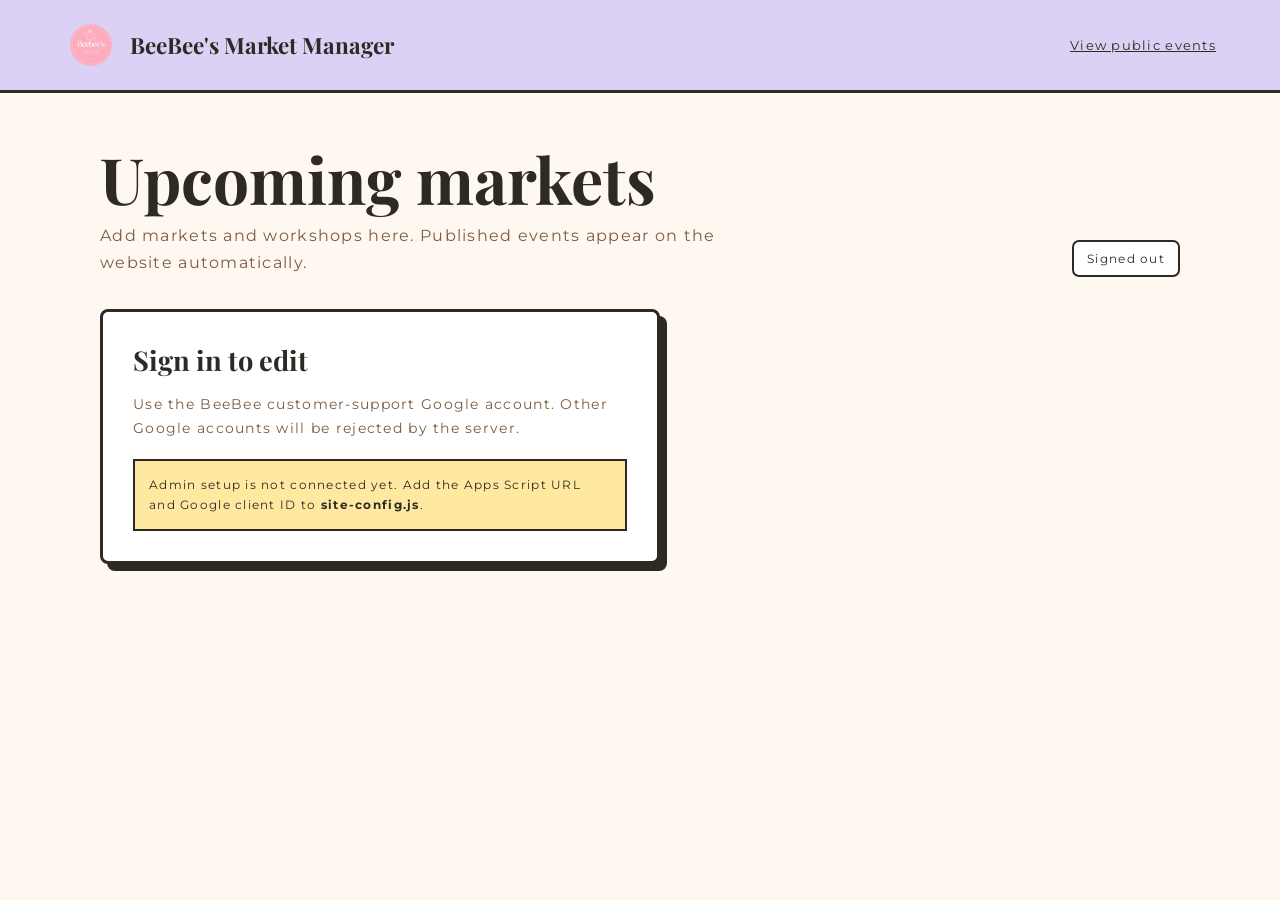
<file: admin.html>
<!DOCTYPE html>
<html lang="en">
<head>
<meta charset="UTF-8">
<meta name="viewport" content="width=device-width, initial-scale=1.0">
<title>Market Manager - BeeBee's Doodle Booth</title>
<link rel="preconnect" href="https://fonts.googleapis.com">
<link rel="preconnect" href="https://fonts.gstatic.com" crossorigin>
<link href="https://fonts.googleapis.com/css2?family=Montserrat:wght@600&family=Playfair+Display:wght@700&display=swap" rel="stylesheet">
<script src="site-config.js"></script>
<script src="https://accounts.google.com/gsi/client" async defer></script>
<style>
:root{--cream:#fff8f0;--blush:#ffd6d6;--mint:#c5ead8;--lavender:#ddd0f5;--yellow:#ffe9a0;--ink:#2d2a26;--brown:#7a5c42;--accent:#ff8fa3;--danger:#b84c5c}
*{box-sizing:border-box}body{margin:0;background:var(--cream);color:var(--ink);font-family:Montserrat,"Avenir Next",sans-serif;letter-spacing:.08em;min-height:100vh}
header{background:var(--lavender);border-bottom:3px solid var(--ink);padding:18px clamp(20px,5vw,64px);display:flex;align-items:center;justify-content:space-between;gap:20px}
.brand{display:flex;align-items:center;gap:12px;font:700 1.4rem "Playfair Display",serif;letter-spacing:0}.brand img{width:54px;height:54px;object-fit:contain}.site-link{color:var(--ink);font-size:.82rem}
main{width:min(1080px,calc(100% - 32px));margin:0 auto;padding:52px 0 80px}.intro{display:flex;justify-content:space-between;align-items:end;gap:24px;margin-bottom:32px}.intro h1{font:700 clamp(2.2rem,5vw,4.2rem)/1.05 "Playfair Display",serif;letter-spacing:0;margin:0 0 10px}.intro p{color:var(--brown);line-height:1.7;margin:0;max-width:620px}.status{font-size:.75rem;background:white;border:2px solid var(--ink);padding:9px 13px;border-radius:7px;white-space:nowrap}
.auth-panel,.editor{background:white;border:3px solid var(--ink);box-shadow:7px 7px 0 var(--ink);padding:30px;border-radius:8px}.auth-panel{max-width:560px}.auth-panel h2,.editor h2{font:700 1.7rem "Playfair Display",serif;letter-spacing:0;margin:0 0 12px}.auth-panel p{color:var(--brown);line-height:1.7;font-size:.9rem}.setup{background:var(--yellow);border:2px solid var(--ink);padding:14px;line-height:1.6;font-size:.78rem;margin-top:18px}.hidden{display:none!important}
.toolbar{display:flex;align-items:center;justify-content:space-between;gap:16px;margin-bottom:22px}.btn{border:2px solid var(--ink);background:var(--mint);color:var(--ink);font:700 .9rem Montserrat,sans-serif;letter-spacing:.06em;padding:12px 18px;border-radius:7px;box-shadow:3px 3px 0 var(--ink);cursor:pointer}.btn:hover{transform:translate(-1px,-1px);box-shadow:4px 4px 0 var(--ink)}.btn.secondary{background:white}.btn.danger{background:var(--blush);color:var(--danger)}.btn:disabled{opacity:.5;cursor:not-allowed}
.event-list{display:grid;gap:14px}.event-row{border:2px solid var(--ink);padding:18px;display:grid;grid-template-columns:130px 1fr auto;gap:18px;align-items:center;border-radius:7px;background:var(--cream)}.event-date{font:700 1.05rem "Playfair Display",serif;letter-spacing:0}.event-name{font:700 1.18rem "Playfair Display",serif;letter-spacing:0}.event-meta{font-size:.76rem;color:var(--brown);line-height:1.6;margin-top:5px}.event-actions{display:flex;gap:8px}.icon-btn{width:42px;height:42px;border:2px solid var(--ink);background:white;border-radius:7px;cursor:pointer;font-size:1rem}.draft{opacity:.58}.empty{padding:38px;text-align:center;color:var(--brown);border:2px dashed var(--brown)}
.modal{position:fixed;inset:0;background:rgba(45,42,38,.55);display:grid;place-items:center;padding:20px;z-index:10}.form-card{width:min(620px,100%);background:var(--cream);border:3px solid var(--ink);box-shadow:8px 8px 0 var(--ink);padding:30px;border-radius:8px}.form-card h2{font:700 1.8rem "Playfair Display",serif;letter-spacing:0;margin:0 0 22px}.form-grid{display:grid;grid-template-columns:1fr 1fr;gap:16px}.field{display:grid;gap:7px;font-size:.75rem}.field.wide{grid-column:1/-1}.field input,.field select{width:100%;border:2px solid var(--ink);background:white;padding:12px;font:600 .9rem Montserrat,sans-serif;border-radius:6px}.check{display:flex;align-items:center;gap:10px}.form-actions{display:flex;justify-content:flex-end;gap:12px;margin-top:24px}.message{position:fixed;right:22px;bottom:22px;background:var(--ink);color:white;padding:13px 18px;border-radius:6px;font-size:.8rem;z-index:20}
@media(max-width:700px){header{align-items:flex-start}.site-link{display:none}.intro{display:block}.status{display:inline-block;margin-top:18px}.auth-panel,.editor{padding:22px}.event-row{grid-template-columns:1fr}.event-actions{justify-content:flex-end}.form-grid{grid-template-columns:1fr}.field.wide{grid-column:auto}}
</style>
</head>
<body>
<header><div class="brand"><img src="assets/beebee-logo.png" alt="">BeeBee's Market Manager</div><a class="site-link" href="index.html#events">View public events</a></header>
<main>
  <div class="intro"><div><h1>Upcoming markets</h1><p>Add markets and workshops here. Published events appear on the website automatically.</p></div><div class="status" id="adminStatus">Signed out</div></div>
  <section class="auth-panel" id="authPanel">
    <h2>Sign in to edit</h2><p>Use the BeeBee customer-support Google account. Other Google accounts will be rejected by the server.</p>
    <div id="googleButton"></div>
    <div class="setup hidden" id="setupNotice">Admin setup is not connected yet. Add the Apps Script URL and Google client ID to <strong>site-config.js</strong>.</div>
  </section>
  <section class="editor hidden" id="editor">
    <div class="toolbar"><h2>Market schedule</h2><button class="btn" type="button" onclick="openEventForm()">+ Add event</button></div>
    <div class="event-list" id="eventList"></div>
  </section>
</main>

<div class="modal hidden" id="eventModal" role="dialog" aria-modal="true" aria-labelledby="formTitle">
  <form class="form-card" id="eventForm">
    <h2 id="formTitle">Add event</h2><input type="hidden" id="eventId">
    <div class="form-grid">
      <label class="field"><span>Date</span><input id="eventDate" type="date" required></label>
      <label class="field"><span>Type</span><select id="eventType"><option>Market</option><option>Workshop</option></select></label>
      <label class="field wide"><span>Event name</span><input id="eventName" maxlength="200" required></label>
      <label class="field wide"><span>Location</span><input id="eventLocation" maxlength="300" required></label>
      <label class="field"><span>Display order</span><input id="eventOrder" type="number" min="0" value="0"></label>
      <label class="field check"><input id="eventPublished" type="checkbox" checked> Publish on website</label>
    </div>
    <div class="form-actions"><button class="btn secondary" type="button" onclick="closeEventForm()">Cancel</button><button class="btn" id="saveButton" type="submit">Save event</button></div>
  </form>
</div>
<div class="message hidden" id="message"></div>

<script>
const CONFIG = window.BEEBEE_CONFIG || {};
const SUPPORT_EMAIL = 'xohellobeebee@gmail.com';
let credential = '';
let events = [];

window.addEventListener('load', () => {
  if (!CONFIG.apiUrl || !CONFIG.googleClientId) {
    document.getElementById('setupNotice').classList.remove('hidden');
    return;
  }
  google.accounts.id.initialize({ client_id: CONFIG.googleClientId, callback: handleSignIn });
  google.accounts.id.renderButton(document.getElementById('googleButton'), { theme: 'outline', size: 'large', text: 'signin_with', shape: 'rectangular' });
});

async function handleSignIn(response) {
  credential = response.credential;
  try {
    const data = await api({ action: 'admin.listEvents' });
    events = data.events || [];
    document.getElementById('authPanel').classList.add('hidden');
    document.getElementById('editor').classList.remove('hidden');
    document.getElementById('adminStatus').textContent = SUPPORT_EMAIL;
    renderEvents();
  } catch (error) { credential = ''; showMessage(error.message); }
}

async function api(payload) {
  const response = await fetch(CONFIG.apiUrl, { method: 'POST', headers: { 'Content-Type': 'text/plain;charset=utf-8' }, body: JSON.stringify({ ...payload, credential }) });
  const data = await response.json();
  if (!data.ok) throw new Error(data.error || 'Request failed');
  return data;
}

function renderEvents() {
  const list = document.getElementById('eventList');
  if (!events.length) { list.innerHTML = '<div class="empty">No events yet. Add the next market when it is booked.</div>'; return; }
  list.innerHTML = events.map(event => `<article class="event-row ${event.published ? '' : 'draft'}">
    <div class="event-date">${formatDate(event.date)}</div><div><div class="event-name">${escapeHtml(event.name)}</div><div class="event-meta">${event.type} · ${escapeHtml(event.location)} · ${event.published ? 'Published' : 'Hidden'}</div></div>
    <div class="event-actions"><button class="icon-btn" type="button" title="Edit event" onclick="openEventForm('${event.id}')">✎</button><button class="icon-btn" type="button" title="Delete event" onclick="removeEvent('${event.id}')">×</button></div></article>`).join('');
}

function openEventForm(id = '') {
  const event = events.find(item => item.id === id);
  document.getElementById('formTitle').textContent = event ? 'Edit event' : 'Add event';
  document.getElementById('eventId').value = event?.id || '';
  document.getElementById('eventDate').value = event?.date || '';
  document.getElementById('eventName').value = event?.name || '';
  document.getElementById('eventLocation').value = event?.location || '';
  document.getElementById('eventType').value = event?.type || 'Market';
  document.getElementById('eventOrder').value = event?.sortOrder ?? events.length + 1;
  document.getElementById('eventPublished').checked = event?.published ?? true;
  document.getElementById('eventModal').classList.remove('hidden');
}
function closeEventForm() { document.getElementById('eventModal').classList.add('hidden'); }

document.getElementById('eventForm').addEventListener('submit', async event => {
  event.preventDefault(); const button = document.getElementById('saveButton'); button.disabled = true;
  try {
    await api({ action: 'admin.saveEvent', event: { id: document.getElementById('eventId').value, date: document.getElementById('eventDate').value, name: document.getElementById('eventName').value.trim(), location: document.getElementById('eventLocation').value.trim(), type: document.getElementById('eventType').value, sortOrder: Number(document.getElementById('eventOrder').value), published: document.getElementById('eventPublished').checked } });
    events = (await api({ action: 'admin.listEvents' })).events || []; closeEventForm(); renderEvents(); showMessage('Event saved');
  } catch (error) { showMessage(error.message); } finally { button.disabled = false; }
});

async function removeEvent(id) {
  const event = events.find(item => item.id === id);
  if (!event || !confirm(`Delete ${event.name}?`)) return;
  try { await api({ action: 'admin.deleteEvent', id }); events = events.filter(item => item.id !== id); renderEvents(); showMessage('Event deleted'); } catch (error) { showMessage(error.message); }
}
function formatDate(value) { if (!value) return ''; return new Intl.DateTimeFormat('en-US',{month:'short',day:'numeric',year:'numeric',timeZone:'UTC'}).format(new Date(value + 'T00:00:00Z')); }
function escapeHtml(value) { const div = document.createElement('div'); div.textContent = value || ''; return div.innerHTML; }
let messageTimer; function showMessage(text) { const el = document.getElementById('message'); el.textContent = text; el.classList.remove('hidden'); clearTimeout(messageTimer); messageTimer = setTimeout(() => el.classList.add('hidden'), 4500); }
</script>
</body>
</html>
</file>
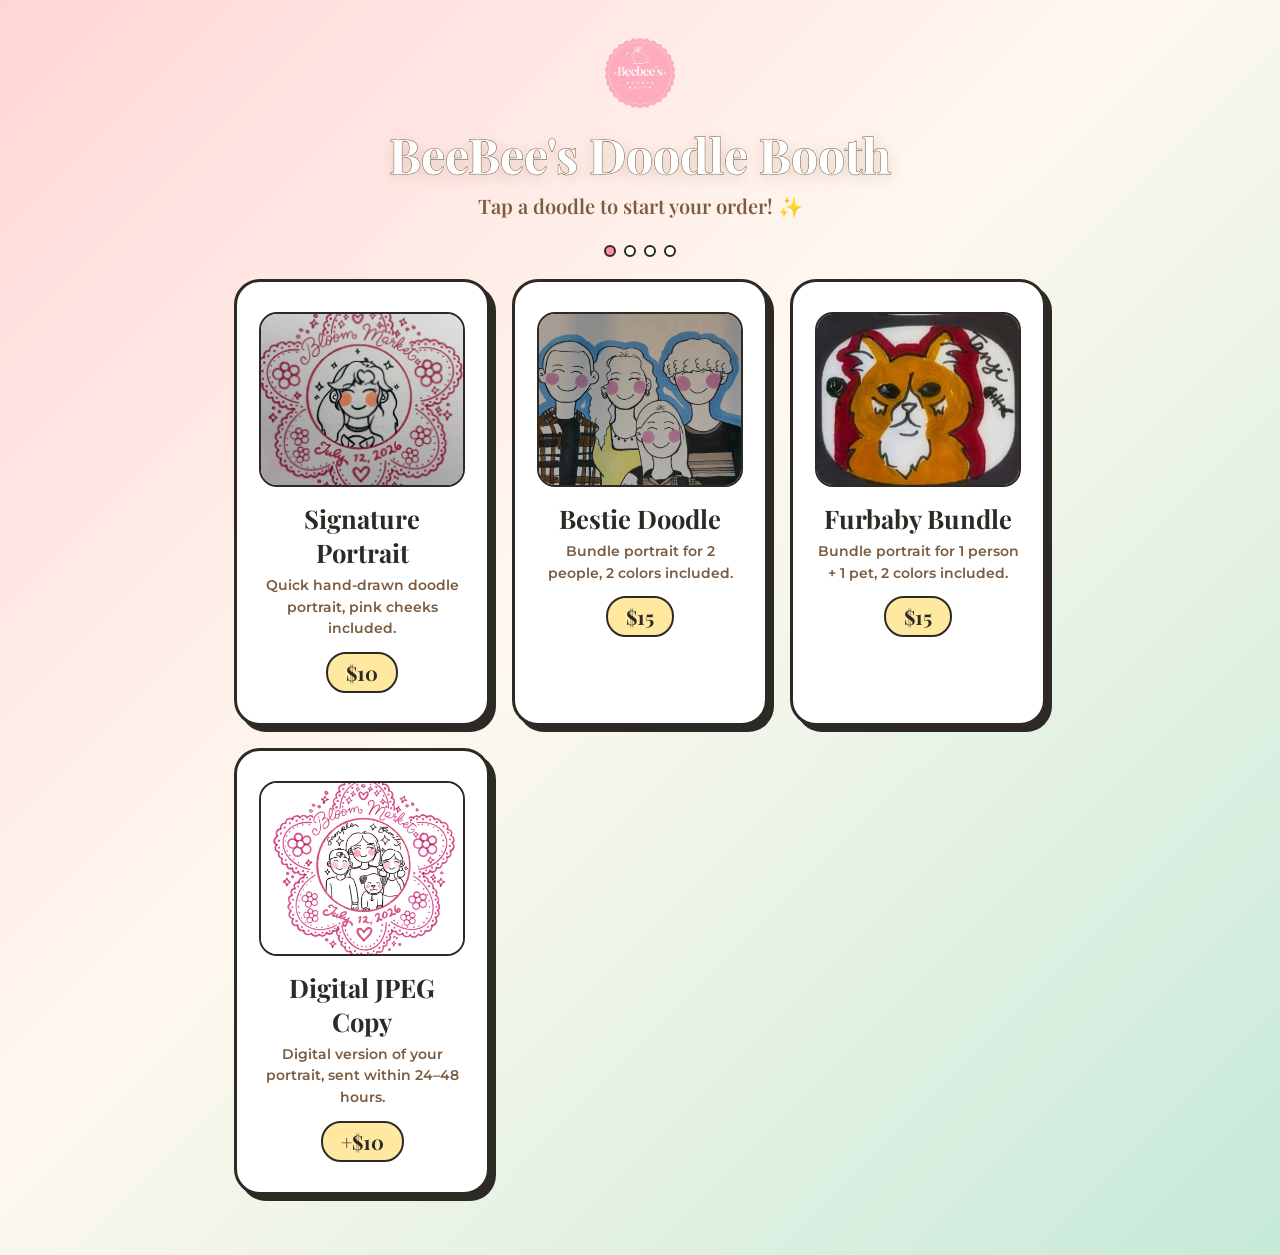
<file: kiosk.html>
<!DOCTYPE html>
<html lang="en">
<head>
<meta charset="UTF-8" />
<meta name="viewport" content="width=device-width, initial-scale=1.0" />
<title>Order Here — BeeBee's Doodle Booth</title>
<link rel="preconnect" href="https://fonts.googleapis.com">
<link rel="preconnect" href="https://fonts.gstatic.com" crossorigin>
<link href="https://fonts.googleapis.com/css2?family=Montserrat:wght@600&family=Playfair+Display:wght@700&display=swap" rel="stylesheet">
<style>
  :root {
    --cream: #FFF8F0;
    --blush: #FFD6D6;
    --mint: #C5EAD8;
    --lavender: #DDD0F5;
    --yellow: #FFE9A0;
    --peach: #FFB89A;
    --sky: #C2E4F7;
    --ink: #2D2A26;
    --brown: #7A5C42;
    --accent: #FF8FA3;
    --accent2: #A78BFA;
    --font-header: "Playfair Display", Georgia, "Times New Roman", serif;
    --font-text: "Montserrat", "Avenir Next", Avenir, "Helvetica Neue", Arial, sans-serif;
  }

  * { box-sizing: border-box; margin: 0; padding: 0; }

  body {
    font-family: var(--font-text);
    font-weight: 600;
    background: linear-gradient(135deg, var(--blush) 0%, var(--cream) 45%, var(--mint) 100%);
    color: var(--ink);
    min-height: 100vh;
    -webkit-user-select: none;
    user-select: none;
  }

  .kiosk-wrap {
    max-width: 860px;
    margin: 0 auto;
    padding: 28px 24px 60px;
    min-height: 100vh;
    display: flex;
    flex-direction: column;
  }

  .kiosk-head {
    text-align: center;
    margin-bottom: 26px;
  }
  .kiosk-logo {
    width: 90px;
    height: 90px;
    object-fit: contain;
  }
  .kiosk-title {
    font-family: var(--font-header);
    font-size: clamp(2rem, 5vw, 3rem);
    font-weight: 700;
    color: white;
    -webkit-text-stroke: 1px var(--brown);
    paint-order: stroke fill;
    text-shadow: 0 3px 14px rgba(122, 92, 66, 0.24);
  }
  .kiosk-sub {
    font-family: var(--font-header);
    font-size: 1.25rem;
    color: var(--brown);
    margin-top: 6px;
  }

  .screen { display: none; flex: 1; flex-direction: column; }
  .screen.active { display: flex; animation: fade-in 0.3s ease; }
  @keyframes fade-in { from { opacity: 0; transform: translateY(8px); } to { opacity: 1; transform: none; } }

  .big-grid {
    display: grid;
    grid-template-columns: repeat(auto-fit, minmax(240px, 1fr));
    gap: 22px;
  }
  .big-card {
    background: white;
    border: 3px solid var(--ink);
    border-radius: 26px;
    box-shadow: 6px 6px 0 var(--ink);
    padding: 30px 22px;
    text-align: center;
    cursor: pointer;
    transition: transform 0.15s, box-shadow 0.15s;
  }
  .big-card:active { transform: translate(3px, 3px); box-shadow: 3px 3px 0 var(--ink); }
  .big-card .emoji { font-size: 3.6rem; display: block; margin-bottom: 12px; }
  .big-card .art {
    width: 100%;
    height: 175px;
    object-fit: cover;
    object-position: center;
    border: 2.5px solid var(--ink);
    border-radius: 18px;
    display: block;
    margin-bottom: 14px;
    background: var(--cream);
  }
  .big-card .name { font-family: var(--font-header); font-size: 1.6rem; font-weight: 700; margin-bottom: 6px; }
  .big-card .desc { font-size: 0.9rem; color: var(--brown); line-height: 1.5; margin-bottom: 12px; }
  .big-card .price {
    display: inline-block;
    background: var(--yellow);
    border: 2px solid var(--ink);
    border-radius: 20px;
    padding: 5px 18px;
    font-family: var(--font-header);
    font-size: 1.25rem;
    font-weight: 700;
  }

  .panel {
    background: white;
    border: 3px solid var(--ink);
    border-radius: 26px;
    box-shadow: 6px 6px 0 var(--ink);
    padding: 30px 26px;
  }
  .panel h2 {
    font-family: var(--font-header);
    font-size: 1.9rem;
    margin-bottom: 20px;
  }
  .opt-label {
    font-family: var(--font-header);
    font-size: 1.25rem;
    font-weight: 700;
    display: block;
    margin: 18px 0 10px;
  }
  .kiosk-select, .kiosk-field {
    width: 100%;
    padding: 16px 18px;
    border: 3px solid var(--ink);
    border-radius: 16px;
    font-family: var(--font-text);
    font-size: 1.15rem;
    font-weight: 600;
    background: var(--cream);
  }
  textarea.kiosk-field { min-height: 110px; resize: none; }
  .kiosk-field { margin-bottom: 16px; }

  .btn-row { display: flex; gap: 14px; margin-top: 26px; flex-wrap: wrap; }
  .kiosk-btn {
    flex: 1;
    min-width: 180px;
    padding: 20px 26px;
    border-radius: 60px;
    font-family: var(--font-header);
    font-size: 1.45rem;
    font-weight: 700;
    cursor: pointer;
    border: 3px solid var(--ink);
    box-shadow: 5px 5px 0 var(--ink);
    transition: transform 0.15s, box-shadow 0.15s;
  }
  .kiosk-btn:active { transform: translate(3px, 3px); box-shadow: 2px 2px 0 var(--ink); }
  .kiosk-btn.primary { background: var(--accent); color: white; }
  .kiosk-btn.secondary { background: white; color: var(--ink); }
  .kiosk-btn:disabled { opacity: 0.55; }

  .order-list { margin-bottom: 8px; }
  .order-line {
    display: flex;
    justify-content: space-between;
    align-items: flex-start;
    gap: 14px;
    border-bottom: 2px dashed var(--lavender);
    padding: 12px 0;
  }
  .order-line .what { font-size: 1.05rem; line-height: 1.5; }
  .order-line .opts { font-size: 0.85rem; color: var(--brown); line-height: 1.5; }
  .order-line .amt { font-family: var(--font-header); font-size: 1.2rem; white-space: nowrap; }
  .order-line .drop {
    border: 0;
    background: transparent;
    color: var(--brown);
    font-size: 0.85rem;
    text-decoration: underline;
    cursor: pointer;
  }
  .order-total {
    display: flex;
    justify-content: space-between;
    font-family: var(--font-header);
    font-size: 1.7rem;
    font-weight: 700;
    padding-top: 14px;
  }

  .success-center { text-align: center; padding: 30px 10px; }
  .success-center .emoji { font-size: 4.5rem; display: block; margin-bottom: 12px; }
  .success-center h2 { font-family: var(--font-header); font-size: 2.3rem; margin-bottom: 18px; }
  .order-num {
    font-family: var(--font-header);
    font-size: 3.4rem;
    font-weight: 700;
    background: var(--yellow);
    border: 3px solid var(--ink);
    border-radius: 22px;
    box-shadow: 6px 6px 0 var(--ink);
    display: inline-block;
    padding: 14px 38px;
    margin-bottom: 22px;
    letter-spacing: 0.06em;
  }
  .success-center p { font-size: 1.1rem; color: var(--brown); line-height: 1.7; margin-bottom: 10px; }
  .reset-note { font-size: 0.9rem; color: var(--brown); opacity: 0.8; margin-top: 18px; }

  .step-dots { display: flex; gap: 8px; justify-content: center; margin-bottom: 22px; }
  .step-dot {
    width: 12px; height: 12px; border-radius: 50%;
    border: 2px solid var(--ink);
    background: white;
  }
  .step-dot.on { background: var(--accent); }
</style>
</head>
<body>

<div class="kiosk-wrap">
  <header class="kiosk-head">
    <img src="assets/beebee-logo.png" alt="BeeBee's Doodle Booth" class="kiosk-logo">
    <div class="kiosk-title">BeeBee's Doodle Booth</div>
    <div class="kiosk-sub" id="kioskSub">Tap a doodle to start your order! ✨</div>
  </header>

  <div class="step-dots" id="stepDots" aria-hidden="true">
    <span class="step-dot on"></span><span class="step-dot"></span><span class="step-dot"></span><span class="step-dot"></span>
  </div>

  <!-- Step 1: pick item -->
  <section class="screen active" id="screen-pick">
    <div class="big-grid" id="pickGrid"></div>
  </section>

  <!-- Step 2: options -->
  <section class="screen" id="screen-options">
    <div class="panel">
      <h2 id="optTitle">Options</h2>
      <div id="optFields"></div>
      <div class="btn-row">
        <button class="kiosk-btn secondary" onclick="goTo('pick')">← Back</button>
        <button class="kiosk-btn primary" onclick="addItem()">Add to Order 🛒</button>
      </div>
    </div>
  </section>

  <!-- Step 3: your info -->
  <section class="screen" id="screen-info">
    <div class="panel">
      <h2>Almost done! Who's this for?</h2>
      <div class="order-list" id="miniOrderList"></div>
      <div class="order-total"><span>Total</span><span id="miniTotal">$0</span></div>
      <span class="opt-label">Your name</span>
      <input class="kiosk-field" id="kName" type="text" autocomplete="off">
      <span class="opt-label">Phone or email (for pickup updates)</span>
      <input class="kiosk-field" id="kContact" type="text" autocomplete="off">
      <span class="opt-label">Notes — pet name, colors, details</span>
      <textarea class="kiosk-field" id="kNotes"></textarea>
      <div class="btn-row">
        <button class="kiosk-btn secondary" onclick="goTo('pick'); setSub('Add another doodle, or tap your order below ✨')">＋ Add Another</button>
        <button class="kiosk-btn primary" id="submitBtn" onclick="submitKioskOrder()">Place Order 🎨</button>
      </div>
    </div>
  </section>

  <!-- Step 4: success -->
  <section class="screen" id="screen-done">
    <div class="panel success-center">
      <span class="emoji">🎉</span>
      <h2>You're in the queue!</h2>
      <div class="order-num" id="kioskOrderNum">BB-0000</div>
      <p><strong>Show this number to BeeBee</strong> — she'll call it when your doodle is ready.</p>
      <p>🐾 Portrait orders: show or send your photo to <strong>XOhellobeebee@gmail.com</strong></p>
      <div class="btn-row">
        <button class="kiosk-btn primary" onclick="resetKiosk()">Done — Next Customer 🐝</button>
      </div>
      <div class="reset-note" id="resetNote"></div>
    </div>
  </section>
</div>

<script src="site-config.js"></script>
<script>
// Google Apps Script web app URL — same endpoint as the main site.
const ORDER_ENDPOINT = window.BEEBEE_CONFIG?.apiUrl || '';

const products = [
  {
    id: 1,
    name: "Signature Portrait",
    price: "$10",
    desc: "Quick hand-drawn doodle portrait, pink cheeks included.",
    emoji: "🐶",
    img: "assets/SignaturePortrait.jpg",
    options: [
      { label: "Frame Design", choices: ["Classic", "Bow", "Stars", "Wavy", "Floral"] },
      { label: "Extra Person", choices: ["No extra person", "Add 1 extra person +$5"] },
      { label: "Pet", choices: ["No pet add-on", "Add 1 pet +$5"] },
      { label: "Additional Color", choices: ["No additional color", "Pink +$3", "Red +$3", "Orange +$3", "Yellow +$3", "Green +$3", "Blue +$3", "Purple +$3"] },
      { label: "Digital Copy", choices: ["No digital copy", "Add digital JPEG copy +$10"] },
    ]
  },
  {
    id: 5,
    name: "Bestie Doodle",
    price: "$15",
    desc: "Bundle portrait for 2 people, 2 colors included.",
    emoji: "👯",
    img: "assets/PortraitRef1.jpeg",
    options: [
      { label: "Frame Design", choices: ["Classic", "Bow", "Stars", "Wavy", "Floral"] },
      { label: "Digital Copy", choices: ["No digital copy", "Add digital JPEG copy +$10"] },
    ]
  },
  {
    id: 6,
    name: "Furbaby Bundle",
    price: "$15",
    desc: "Bundle portrait for 1 person + 1 pet, 2 colors included.",
    emoji: "🐾",
    img: "assets/PetRef1.jpeg",
    options: [
      { label: "Frame Design", choices: ["Classic", "Bow", "Stars", "Wavy", "Floral"] },
      { label: "Digital Copy", choices: ["No digital copy", "Add digital JPEG copy +$10"] },
    ]
  },
  {
    id: 7,
    name: "Digital JPEG Copy",
    price: "+$10",
    desc: "Digital version of your portrait, sent within 24–48 hours.",
    emoji: "📱",
    img: "assets/DigitalJPEG.JPG",
    options: [
      { label: "Delivery", choices: ["Text message", "Email"] },
      { label: "Add to", choices: ["Signature Portrait", "Bestie Doodle", "Furbaby Bundle"] },
    ]
  }
];

let currentProduct = null;
let order = [];

function parsePrice(v) { const m = String(v).match(/\$([0-9]+)/); return m ? Number(m[1]) : 0; }
function addonPrice(v) { const m = String(v).match(/\+\$([0-9]+)/); return m ? Number(m[1]) : 0; }

// Step 1: product grid
const pickGrid = document.getElementById('pickGrid');
products.forEach(p => {
  const card = document.createElement('div');
  card.className = 'big-card';
  card.innerHTML = `${p.img ? `<img src="${p.img}" alt="${p.name} example" class="art">` : `<span class="emoji">${p.emoji}</span>`}<div class="name">${p.name}</div><div class="desc">${p.desc}</div><span class="price">${p.price}</span>`;
  card.onclick = () => openOptions(p.id);
  pickGrid.appendChild(card);
});

function setSub(text) { document.getElementById('kioskSub').textContent = text; }

const SCREENS = ['pick', 'options', 'info', 'done'];
function goTo(name) {
  document.querySelectorAll('.screen').forEach(s => s.classList.remove('active'));
  document.getElementById('screen-' + name).classList.add('active');
  document.querySelectorAll('.step-dot').forEach((d, i) => d.classList.toggle('on', i <= SCREENS.indexOf(name)));
  window.scrollTo({ top: 0 });
}

function openOptions(id) {
  currentProduct = products.find(p => p.id === id);
  document.getElementById('optTitle').textContent = `${currentProduct.emoji} ${currentProduct.name} — ${currentProduct.price}`;
  document.getElementById('optFields').innerHTML = currentProduct.options.map(opt => `
    <span class="opt-label">${opt.label}</span>
    <select class="kiosk-select" data-label="${opt.label}">
      ${opt.choices.map(c => `<option>${c}</option>`).join('')}
    </select>
  `).join('');
  setSub('Pick your options 🎨');
  goTo('options');
}

function addItem() {
  const selections = Array.from(document.querySelectorAll('#optFields .kiosk-select'))
    .map(s => ({ label: s.dataset.label, value: s.value }));
  const total = parsePrice(currentProduct.price) + selections.reduce((sum, s) => sum + addonPrice(s.value), 0);
  order.push({ id: Date.now(), name: currentProduct.name, emoji: currentProduct.emoji, selections, total });
  renderMiniOrder();
  setSub("Almost there — just need your name! 💌");
  goTo('info');
}

function dropItem(id) {
  order = order.filter(item => item.id !== id);
  if (!order.length) { goTo('pick'); setSub('Tap a doodle to start your order! ✨'); }
  renderMiniOrder();
}

function renderMiniOrder() {
  const list = document.getElementById('miniOrderList');
  list.innerHTML = order.map(item => `
    <div class="order-line">
      <div>
        <div class="what">${item.emoji} <strong>${item.name}</strong> <button class="drop" onclick="dropItem(${item.id})">remove</button></div>
        <div class="opts">${item.selections.filter(s => s.value && !/^No /.test(s.value)).map(s => `${s.label}: ${s.value}`).join(' · ')}</div>
      </div>
      <div class="amt">$${item.total}</div>
    </div>
  `).join('');
  document.getElementById('miniTotal').textContent = '$' + order.reduce((sum, item) => sum + item.total, 0);
}

async function submitKioskOrder() {
  const name = document.getElementById('kName').value.trim();
  const contact = document.getElementById('kContact').value.trim();
  const notes = document.getElementById('kNotes').value.trim();
  if (!order.length) { goTo('pick'); return; }
  if (!name || !contact) { setSub('Please add a name and phone/email so we can find you! 💌'); return; }
  if (!ORDER_ENDPOINT) { setSub('Kiosk is not connected to the order sheet yet — ask BeeBee 🐝'); return; }

  const btn = document.getElementById('submitBtn');
  btn.disabled = true;
  btn.textContent = 'Sending… 🐝';
  try {
    const res = await fetch(ORDER_ENDPOINT, {
      method: 'POST',
      headers: { 'Content-Type': 'text/plain;charset=utf-8' },
      body: JSON.stringify({
        source: 'kiosk',
        name,
        contact,
        pickupEvent: 'At the booth (today)',
        notes,
        total: order.reduce((sum, item) => sum + item.total, 0),
        items: order.map(item => ({ name: item.name, price: item.total, options: item.selections }))
      })
    });
    const data = await res.json();
    if (!data.ok) throw new Error(data.error || 'Order failed');
    document.getElementById('kioskOrderNum').textContent = data.orderNumber;
    setSub('Order placed! 🎉');
    goTo('done');
    startResetCountdown();
  } catch (err) {
    setSub("Hmm, that didn't send — check the wifi and tap Place Order again 🙏");
  } finally {
    btn.disabled = false;
    btn.textContent = 'Place Order 🎨';
  }
}

// Success screen auto-resets so the kiosk is ready for the next customer.
let resetTimer = null;
let countdownTimer = null;
function startResetCountdown() {
  let left = 45;
  const note = document.getElementById('resetNote');
  note.textContent = `Starts a new order in ${left}s`;
  countdownTimer = setInterval(() => {
    left -= 1;
    note.textContent = `Starts a new order in ${left}s`;
  }, 1000);
  resetTimer = setTimeout(resetKiosk, 45000);
}

function resetKiosk() {
  clearTimeout(resetTimer);
  clearInterval(countdownTimer);
  order = [];
  currentProduct = null;
  ['kName', 'kContact', 'kNotes'].forEach(id => document.getElementById(id).value = '');
  renderMiniOrder();
  setSub('Tap a doodle to start your order! ✨');
  goTo('pick');
}

// Idle safety net: abandoned mid-orders clear after 3 minutes without a tap.
let idleTimer = null;
function bumpIdle() {
  clearTimeout(idleTimer);
  idleTimer = setTimeout(() => {
    if (!document.getElementById('screen-pick').classList.contains('active')) resetKiosk();
  }, 180000);
}
['click', 'touchstart', 'keydown'].forEach(evt => document.addEventListener(evt, bumpIdle, { passive: true }));
bumpIdle();
</script>

</body>
</html>
</file>
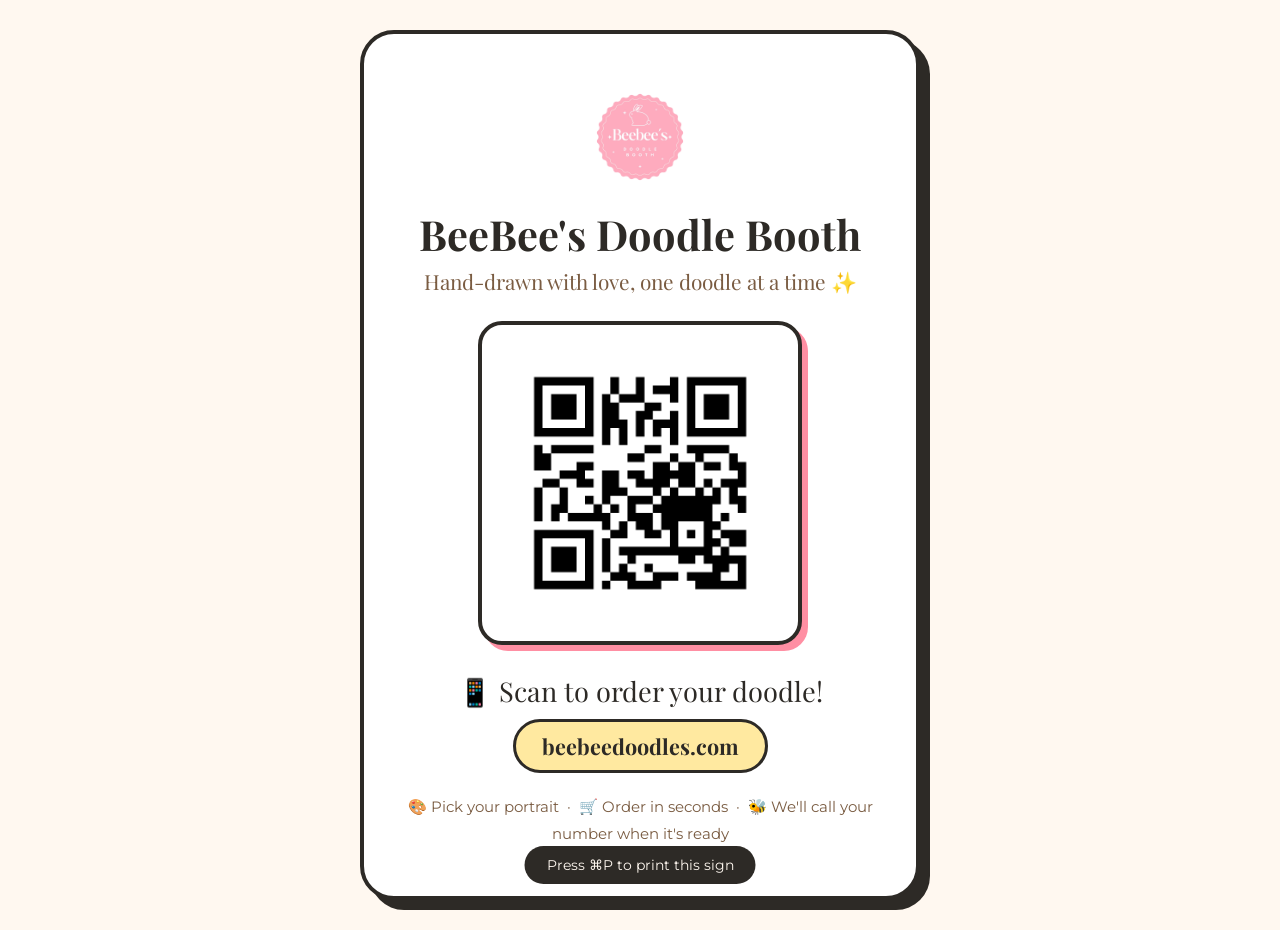
<file: sign.html>
<!DOCTYPE html>
<html lang="en">
<head>
<meta charset="UTF-8" />
<meta name="viewport" content="width=device-width, initial-scale=1.0" />
<title>Print Sign — BeeBee's Doodle Booth</title>
<link rel="preconnect" href="https://fonts.googleapis.com">
<link rel="preconnect" href="https://fonts.gstatic.com" crossorigin>
<link href="https://fonts.googleapis.com/css2?family=Montserrat:wght@600&family=Playfair+Display:wght@700&display=swap" rel="stylesheet">
<style>
  :root {
    --cream: #FFF8F0;
    --blush: #FFD6D6;
    --mint: #C5EAD8;
    --yellow: #FFE9A0;
    --ink: #2D2A26;
    --brown: #7A5C42;
    --accent: #FF8FA3;
    --font-header: "Playfair Display", Georgia, serif;
    --font-text: "Montserrat", "Helvetica Neue", Arial, sans-serif;
  }
  * { box-sizing: border-box; margin: 0; padding: 0; }
  body {
    font-family: var(--font-text);
    background: var(--cream);
    color: var(--ink);
    display: flex;
    align-items: center;
    justify-content: center;
    min-height: 100vh;
    padding: 30px;
  }
  .sign {
    background: white;
    border: 4px solid var(--ink);
    border-radius: 34px;
    box-shadow: 10px 10px 0 var(--ink);
    max-width: 560px;
    width: 100%;
    padding: 48px 42px;
    text-align: center;
  }
  .sign-logo { width: 110px; height: 110px; object-fit: contain; }
  h1 {
    font-family: var(--font-header);
    font-size: 2.6rem;
    margin: 10px 0 6px;
  }
  .tagline {
    font-family: var(--font-header);
    font-size: 1.3rem;
    color: var(--brown);
    margin-bottom: 26px;
  }
  .qr-frame {
    display: inline-block;
    background: white;
    border: 4px solid var(--ink);
    border-radius: 24px;
    padding: 18px;
    box-shadow: 6px 6px 0 var(--accent);
    margin-bottom: 24px;
  }
  .qr-frame img { display: block; width: 280px; height: 280px; }
  .cta {
    font-family: var(--font-header);
    font-size: 1.7rem;
    margin-bottom: 10px;
  }
  .url {
    display: inline-block;
    background: var(--yellow);
    border: 3px solid var(--ink);
    border-radius: 40px;
    padding: 10px 26px;
    font-family: var(--font-header);
    font-size: 1.35rem;
    font-weight: 700;
    margin-bottom: 20px;
  }
  .steps {
    font-size: 0.95rem;
    color: var(--brown);
    line-height: 1.8;
  }
  .print-hint {
    position: fixed;
    bottom: 16px;
    left: 50%;
    transform: translateX(-50%);
    background: var(--ink);
    color: var(--cream);
    border-radius: 30px;
    padding: 10px 22px;
    font-size: 0.9rem;
  }
  @media print {
    body { background: white; padding: 0; }
    .sign { box-shadow: none; }
    .print-hint { display: none; }
  }
</style>
</head>
<body>

<div class="sign">
  <img src="assets/beebee-logo.png" alt="BeeBee's Doodle Booth logo" class="sign-logo">
  <h1>BeeBee's Doodle Booth</h1>
  <div class="tagline">Hand-drawn with love, one doodle at a time ✨</div>
  <div class="qr-frame">
    <img src="assets/qr-beebeedoodles.png" alt="QR code for beebeedoodles.com">
  </div>
  <div class="cta">📱 Scan to order your doodle!</div>
  <div class="url">beebeedoodles.com</div>
  <p class="steps">
    🎨 Pick your portrait &nbsp;·&nbsp; 🛒 Order in seconds &nbsp;·&nbsp; 🐝 We'll call your number when it's ready
  </p>
</div>

<div class="print-hint">Press ⌘P to print this sign</div>

</body>
</html>
</file>
